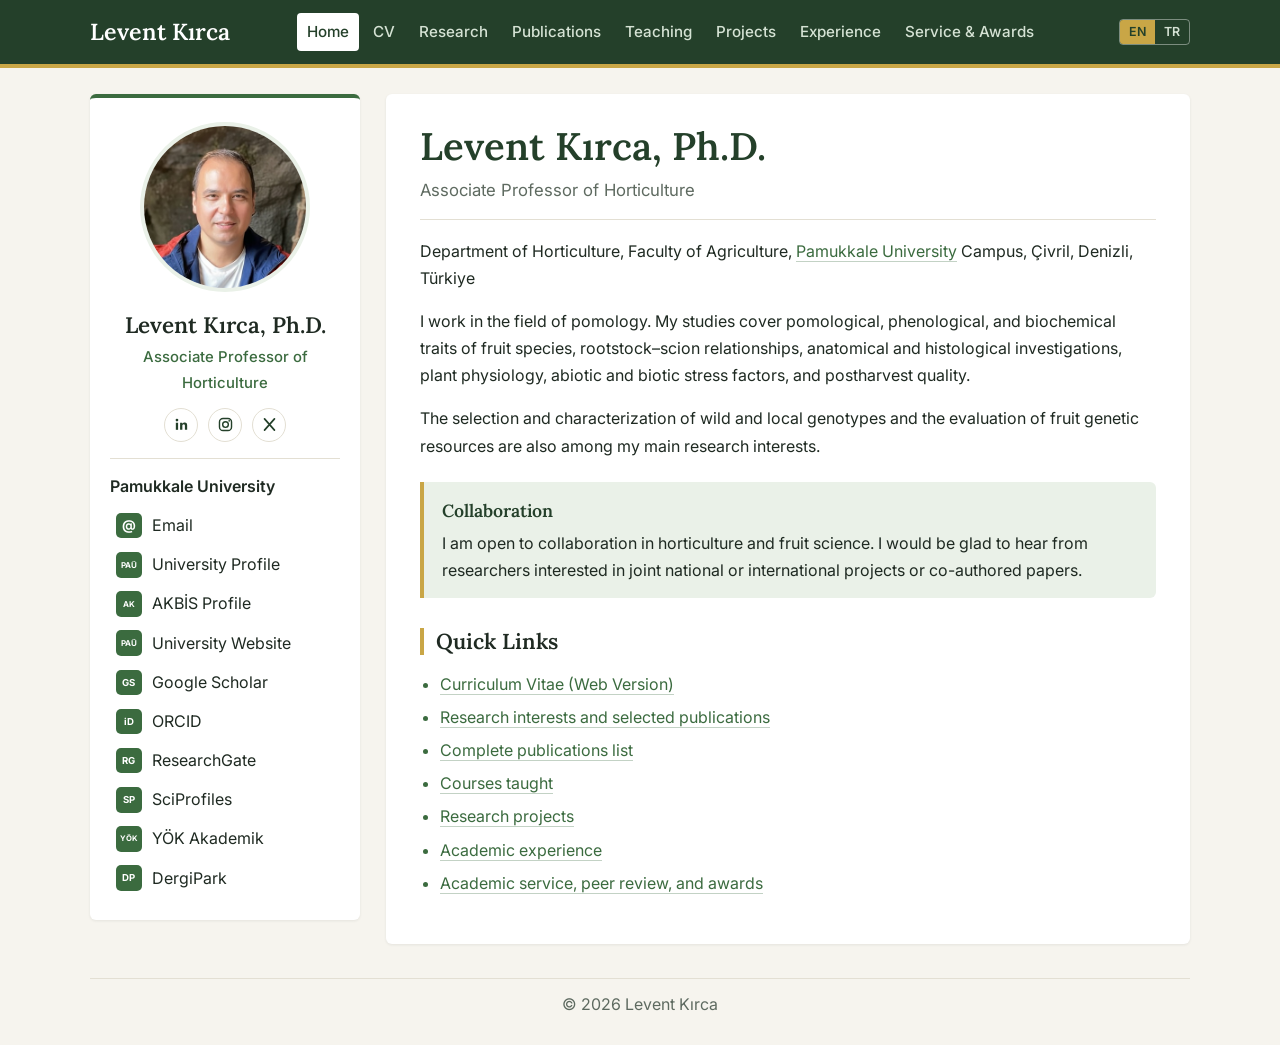
<file: index.html>
<!DOCTYPE html>
<html lang="en">
  <head>
    <meta charset="UTF-8" />
    <meta name="viewport" content="width=device-width, initial-scale=1.0" />
    <title>Levent Kırca, Ph.D.</title>
    <meta
      name="description"
      content="Academic homepage of Levent Kırca, Associate Professor of Horticulture at Pamukkale University."
    />
    <link rel="preconnect" href="https://fonts.googleapis.com" />
    <link rel="preconnect" href="https://fonts.gstatic.com" crossorigin />
    <link
      href="https://fonts.googleapis.com/css2?family=Lora:wght@500;600;700&amp;family=Inter:wght@400;500;600;700&amp;display=swap"
      rel="stylesheet"
    />
    <link rel="icon" href="/favicon.svg" type="image/svg+xml" />
    <link rel="icon" href="/favicon.ico" sizes="48x48" />
    <link rel="apple-touch-icon" href="/apple-touch-icon.png" />
    <link rel="stylesheet" href="/styles.css?v=20261110a" />
    <script type="application/ld+json">
{
  "@context": "https://schema.org",
  "@type": "Person",
  "name": "Levent Kırca",
  "alternateName": [
    "Levent KIRCA",
    "Levent Kirca",
    "L. Kırca"
  ],
  "honorificPrefix": "Assoc. Prof. Dr.",
  "jobTitle": "Associate Professor of Horticulture",
  "url": "https://leventkirca.github.io/",
  "image": "https://leventkirca.github.io/assets/levent-kirca-photo.jpg",
  "email": "mailto:lkirca@pau.edu.tr",
  "worksFor": {
    "@type": "CollegeOrUniversity",
    "name": "Pamukkale University",
    "url": "https://www.pau.edu.tr/",
    "department": {
      "@type": "Organization",
      "name": "Department of Horticulture, Faculty of Agriculture"
    }
  },
  "address": {
    "@type": "PostalAddress",
    "addressLocality": "Çivril",
    "addressRegion": "Denizli",
    "addressCountry": "TR"
  },
  "alumniOf": [
    {
      "@type": "CollegeOrUniversity",
      "name": "Bolu Abant İzzet Baysal University"
    },
    {
      "@type": "CollegeOrUniversity",
      "name": "Ordu University"
    },
    {
      "@type": "CollegeOrUniversity",
      "name": "Karadeniz Technical University"
    }
  ],
  "knowsAbout": [
    "Horticulture",
    "Pomology",
    "Fruit genetic resources",
    "Fruit breeding",
    "Postharvest physiology",
    "Almond",
    "Hazelnut",
    "Walnut",
    "Pear",
    "Sweet cherry"
  ],
  "memberOf": [
    {
      "@type": "Organization",
      "name": "American Society for Horticultural Science"
    },
    {
      "@type": "Organization",
      "name": "Society of Chemical Industry"
    },
    {
      "@type": "Organization",
      "name": "Bahçe Bitkileri Derneği"
    }
  ],
  "identifier": {
    "@type": "PropertyValue",
    "propertyID": "ORCID",
    "value": "0000-0003-2496-9513"
  },
  "sameAs": [
    "https://orcid.org/0000-0003-2496-9513",
    "https://scholar.google.com.tr/citations?user=qiIJmgcAAAAJ",
    "https://www.researchgate.net/profile/Levent-Kirca-2",
    "https://sciprofiles.com/profile/leventkirca/background",
    "https://akademik.yok.gov.tr/academician-details?authorGuidId=C82161FD0BDDA5AB",
    "https://dergipark.org.tr/en/pub/@leventkirca",
    "https://akbis.pau.edu.tr/personel/193261",
    "https://pau.edu.tr/lkirca/en",
    "https://www.linkedin.com/in/leventkirca/",
    "https://x.com/olesore",
    "https://www.instagram.com/kircalevent/"
  ]
}
    </script>
  </head>
  <body>
    <header class="masthead">
      <div class="masthead-inner">
        <a class="site-title" href="/">Levent Kırca</a>
        <nav class="top-nav" aria-label="Main navigation" data-i18n-key="shared.topNavAria" data-i18n-attr="aria-label">
          <a class="is-active" href="/" data-i18n-en="Home" data-i18n-tr="Ana Sayfa">Home</a>
          <a href="/cv/" data-i18n-en="CV" data-i18n-tr="CV">CV</a>
          <a href="/research/" data-i18n-en="Research" data-i18n-tr="Araştırma">Research</a>
          <a href="/publications/" data-i18n-en="Publications" data-i18n-tr="Yayınlar">Publications</a>
          <a href="/teaching/" data-i18n-en="Teaching" data-i18n-tr="Eğitim">Teaching</a>
          <a href="/projects/" data-i18n-en="Projects" data-i18n-tr="Projeler">Projects</a>
          <a href="/experience/" data-i18n-en="Experience" data-i18n-tr="Deneyim">Experience</a>
          <a href="/service/" data-i18n-en="Service &amp; Awards" data-i18n-tr="Hizmet ve Ödüller">Service &amp; Awards</a>
        </nav>
      </div>
    </header>
    <main class="main-grid">
      <aside class="sidebar">
        <img
          class="profile-photo"
          src="/assets/levent-kirca-photo.jpg"
          alt="Portrait of Levent Kırca"
          data-i18n-key="shared.photoAlt"
          data-i18n-attr="alt"
          onerror="this.onerror=null;this.src='/assets/photo-placeholder.svg';"
        />
        <h2 class="name">Levent Kırca, Ph.D.</h2>
        <p class="role" data-i18n-key="shared.role">Associate Professor of Horticulture</p>
        <div class="social-links">
          <a href="https://www.linkedin.com/in/leventkirca/" target="_blank" rel="noopener" aria-label="LinkedIn" title="LinkedIn">
            <svg viewBox="0 0 24 24" width="17" height="17" aria-hidden="true"><rect x="4" y="9.5" width="3.2" height="10" fill="currentColor"/><circle cx="5.6" cy="5.8" r="1.9" fill="currentColor"/><path d="M10 9.5h3v1.6c.6-1.1 1.9-1.9 3.6-1.9 2.6 0 3.4 1.7 3.4 4.3v6h-3.2v-5.4c0-1.3-.3-2.3-1.6-2.3-1.4 0-2 1-2 2.4v5.3H10z" fill="currentColor"/></svg>
          </a>
          <a href="https://www.instagram.com/kircalevent/" target="_blank" rel="noopener" aria-label="Instagram" title="Instagram">
            <svg viewBox="0 0 24 24" width="17" height="17" aria-hidden="true"><rect x="3.5" y="3.5" width="17" height="17" rx="5" fill="none" stroke="currentColor" stroke-width="2"/><circle cx="12" cy="12" r="4" fill="none" stroke="currentColor" stroke-width="2"/><circle cx="17.2" cy="6.8" r="1.2" fill="currentColor"/></svg>
          </a>
          <a href="https://x.com/olesore" target="_blank" rel="noopener" aria-label="X (Twitter)" title="X">
            <svg viewBox="0 0 24 24" width="17" height="17" aria-hidden="true"><path d="M5 4l14 16M19 4L5 20" fill="none" stroke="currentColor" stroke-width="2.4" stroke-linecap="round"/></svg>
          </a>
        </div>

        <ul class="contact-list">
          <li><span data-i18n-en="Pamukkale University" data-i18n-tr="Pamukkale Üniversitesi">Pamukkale University</span></li>
          <li><a href="mailto:lkirca@pau.edu.tr" data-i18n-en="Email" data-i18n-tr="E-posta">Email</a></li>
          <li><a href="https://pau.edu.tr/lkirca/en" target="_blank" rel="noreferrer" data-i18n-en="University Profile" data-i18n-tr="Üniversite Profili">University Profile</a></li>
          <li><a href="https://akbis.pau.edu.tr/personel/193261" target="_blank" rel="noreferrer" data-i18n-en="AKBİS Profile" data-i18n-tr="AKBİS Profili">AKBİS Profile</a></li>
          <li><a href="https://www.pau.edu.tr/" target="_blank" rel="noreferrer" data-i18n-en="University Website" data-i18n-tr="Üniversite Web Sitesi">University Website</a></li>
          <li><a href="https://scholar.google.com.tr/citations?user=qiIJmgcAAAAJ" target="_blank" rel="noreferrer" data-i18n-en="Google Scholar" data-i18n-tr="Google Scholar">Google Scholar</a></li>
          <li><a href="https://orcid.org/0000-0003-2496-9513" target="_blank" rel="noreferrer" data-i18n-en="ORCID" data-i18n-tr="ORCID">ORCID</a></li>
          <li><a href="https://www.researchgate.net/profile/Levent-Kirca-2" target="_blank" rel="noreferrer" data-i18n-en="ResearchGate" data-i18n-tr="ResearchGate">ResearchGate</a></li>
          <li><a href="https://sciprofiles.com/profile/leventkirca/background" target="_blank" rel="noreferrer" data-i18n-en="SciProfiles" data-i18n-tr="SciProfiles">SciProfiles</a></li>
          <li><a href="https://akademik.yok.gov.tr/academician-details?authorGuidId=C82161FD0BDDA5AB" target="_blank" rel="noreferrer" data-i18n-en="YÖK Akademik" data-i18n-tr="YÖK Akademik">YÖK Akademik</a></li>
          <li><a href="https://dergipark.org.tr/en/pub/@leventkirca" target="_blank" rel="noreferrer" data-i18n-en="DergiPark" data-i18n-tr="DergiPark">DergiPark</a></li>
        </ul>
      </aside>

      <article class="content">
        <h1>Levent Kırca, Ph.D.</h1>
        <p class="subtitle" data-i18n-key="home.subtitle">Associate Professor of Horticulture</p>

        <p data-i18n-key="home.address" data-i18n-html="true">Department of Horticulture, Faculty of Agriculture,
          <a href="https://www.pau.edu.tr/" target="_blank" rel="noreferrer">Pamukkale University</a> Campus, Çivril, Denizli, Türkiye</p>

        <p data-i18n-key="home.bio1">I work in the field of pomology. My studies cover pomological, phenological, and biochemical traits of fruit species, rootstock–scion relationships, anatomical and histological investigations, plant physiology, abiotic and biotic stress factors, and postharvest quality.</p>

        <p data-i18n-key="home.bio2">The selection and characterization of wild and local genotypes and the evaluation of fruit genetic resources are also among my main research interests.</p>

        <div class="collab-box" data-i18n-key="home.collab" data-i18n-html="true">
          <strong>Collaboration</strong>
          <p>I am open to collaboration in horticulture and fruit science. I would be glad to hear from researchers interested in joint national or international projects or co-authored papers.</p>
        </div>

        <h2 data-i18n-key="home.quickLinksHeading">Quick Links</h2>

        <ul data-i18n-key="home.quickLinksList" data-i18n-html="true">
          <li><a href="/cv/">Curriculum Vitae (Web Version)</a></li>
          <li><a href="/research/">Research interests and selected publications</a></li>
          <li><a href="/publications/">Complete publications list</a></li>
          <li><a href="/teaching/">Courses taught</a></li>
          <li><a href="/projects/">Research projects</a></li>
          <li><a href="/experience/">Academic experience</a></li>
          <li><a href="/service/">Academic service, peer review, and awards</a></li>
        </ul>

      </article>
    </main>

    <footer class="footer">
      <p>&copy; <span data-year></span> Levent Kırca</p>
    </footer>

    <script src="/script.js?v=20261110a"></script>
  </body>
</html>
</file>
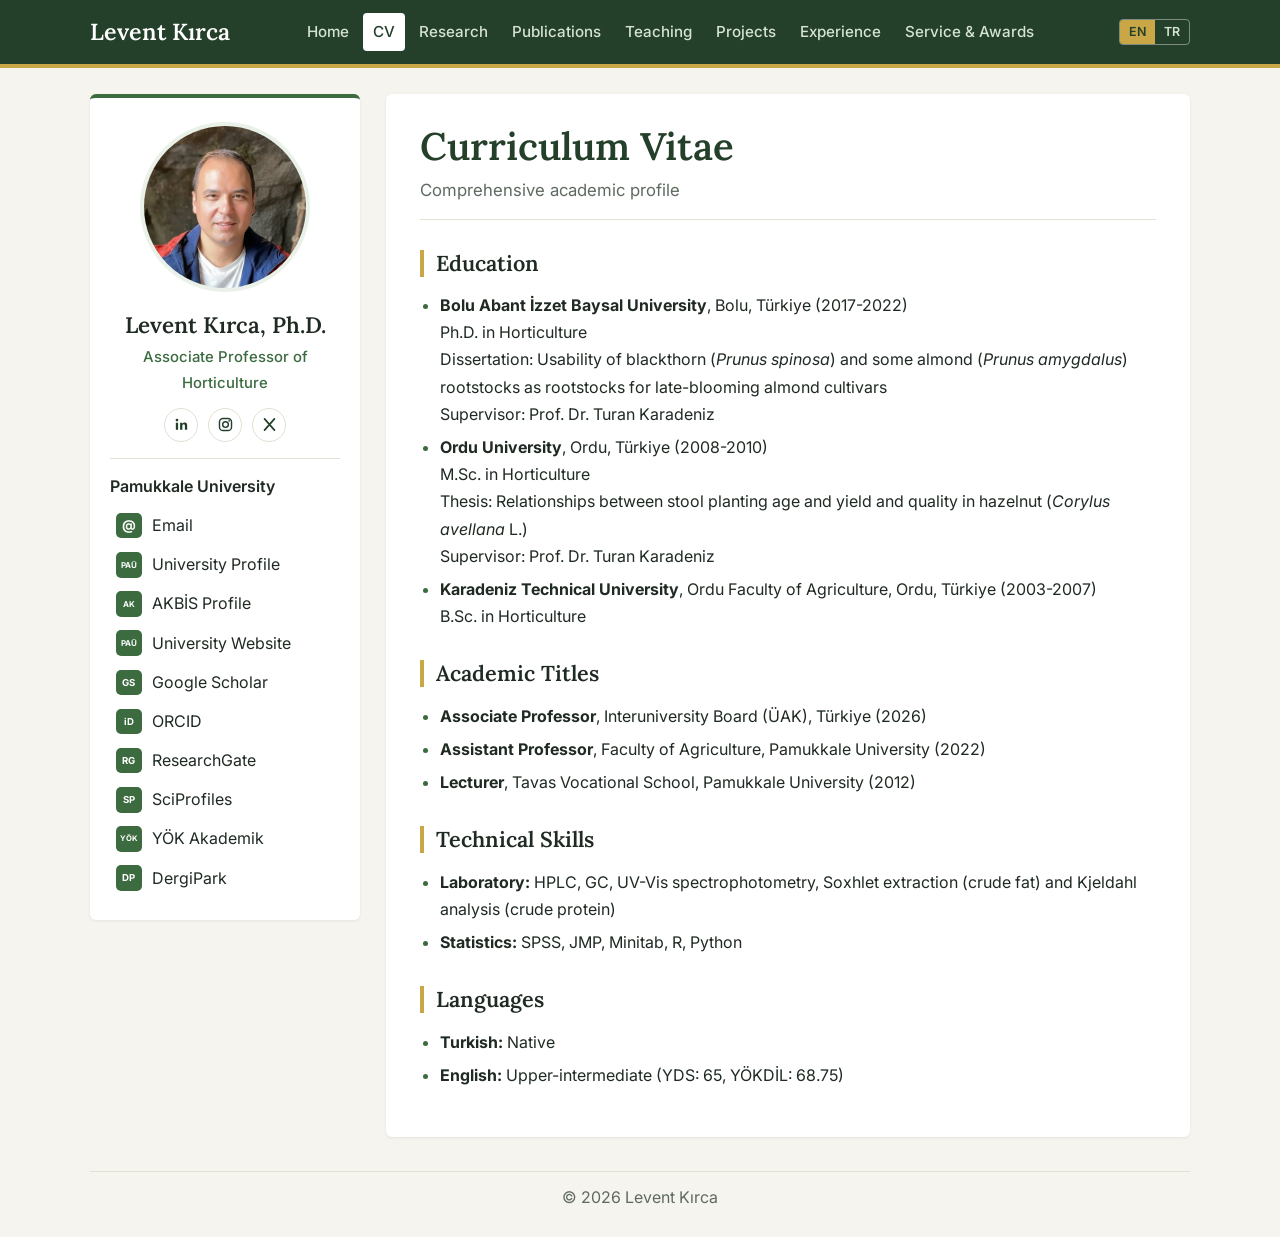
<file: cv/index.html>
<!DOCTYPE html>
<html lang="en">
  <head>
    <meta charset="UTF-8" />
    <meta name="viewport" content="width=device-width, initial-scale=1.0" />
    <title>CV | Levent Kırca</title>
    <meta
      name="description"
      content="Curriculum vitae of Levent Kırca."
    />
    <link rel="preconnect" href="https://fonts.googleapis.com" />
    <link rel="preconnect" href="https://fonts.gstatic.com" crossorigin />
    <link
      href="https://fonts.googleapis.com/css2?family=Lora:wght@500;600;700&amp;family=Inter:wght@400;500;600;700&amp;display=swap"
      rel="stylesheet"
    />
    <link rel="icon" href="/favicon.svg" type="image/svg+xml" />
    <link rel="icon" href="/favicon.ico" sizes="48x48" />
    <link rel="apple-touch-icon" href="/apple-touch-icon.png" />
    <link rel="stylesheet" href="/styles.css?v=20261110a" />
  </head>
  <body>
    <header class="masthead">
      <div class="masthead-inner">
        <a class="site-title" href="/">Levent Kırca</a>
        <nav class="top-nav" aria-label="Main navigation" data-i18n-key="shared.topNavAria" data-i18n-attr="aria-label">
          <a href="/" data-i18n-en="Home" data-i18n-tr="Ana Sayfa">Home</a>
          <a class="is-active" href="/cv/" data-i18n-en="CV" data-i18n-tr="CV">CV</a>
          <a href="/research/" data-i18n-en="Research" data-i18n-tr="Araştırma">Research</a>
          <a href="/publications/" data-i18n-en="Publications" data-i18n-tr="Yayınlar">Publications</a>
          <a href="/teaching/" data-i18n-en="Teaching" data-i18n-tr="Eğitim">Teaching</a>
          <a href="/projects/" data-i18n-en="Projects" data-i18n-tr="Projeler">Projects</a>
          <a href="/experience/" data-i18n-en="Experience" data-i18n-tr="Deneyim">Experience</a>
          <a href="/service/" data-i18n-en="Service &amp; Awards" data-i18n-tr="Hizmet ve Ödüller">Service &amp; Awards</a>
        </nav>
      </div>
    </header>
    <main class="main-grid">
      <aside class="sidebar">
        <img
          class="profile-photo"
          src="/assets/levent-kirca-photo.jpg"
          alt="Portrait of Levent Kırca"
          data-i18n-key="shared.photoAlt"
          data-i18n-attr="alt"
          onerror="this.onerror=null;this.src='/assets/photo-placeholder.svg';"
        />
        <h2 class="name">Levent Kırca, Ph.D.</h2>
        <p class="role" data-i18n-key="shared.role">Associate Professor of Horticulture</p>
        <div class="social-links">
          <a href="https://www.linkedin.com/in/leventkirca/" target="_blank" rel="noopener" aria-label="LinkedIn" title="LinkedIn">
            <svg viewBox="0 0 24 24" width="17" height="17" aria-hidden="true"><rect x="4" y="9.5" width="3.2" height="10" fill="currentColor"/><circle cx="5.6" cy="5.8" r="1.9" fill="currentColor"/><path d="M10 9.5h3v1.6c.6-1.1 1.9-1.9 3.6-1.9 2.6 0 3.4 1.7 3.4 4.3v6h-3.2v-5.4c0-1.3-.3-2.3-1.6-2.3-1.4 0-2 1-2 2.4v5.3H10z" fill="currentColor"/></svg>
          </a>
          <a href="https://www.instagram.com/kircalevent/" target="_blank" rel="noopener" aria-label="Instagram" title="Instagram">
            <svg viewBox="0 0 24 24" width="17" height="17" aria-hidden="true"><rect x="3.5" y="3.5" width="17" height="17" rx="5" fill="none" stroke="currentColor" stroke-width="2"/><circle cx="12" cy="12" r="4" fill="none" stroke="currentColor" stroke-width="2"/><circle cx="17.2" cy="6.8" r="1.2" fill="currentColor"/></svg>
          </a>
          <a href="https://x.com/olesore" target="_blank" rel="noopener" aria-label="X (Twitter)" title="X">
            <svg viewBox="0 0 24 24" width="17" height="17" aria-hidden="true"><path d="M5 4l14 16M19 4L5 20" fill="none" stroke="currentColor" stroke-width="2.4" stroke-linecap="round"/></svg>
          </a>
        </div>

        <ul class="contact-list">
          <li><span data-i18n-en="Pamukkale University" data-i18n-tr="Pamukkale Üniversitesi">Pamukkale University</span></li>
          <li><a href="mailto:lkirca@pau.edu.tr" data-i18n-en="Email" data-i18n-tr="E-posta">Email</a></li>
          <li><a href="https://pau.edu.tr/lkirca/en" target="_blank" rel="noreferrer" data-i18n-en="University Profile" data-i18n-tr="Üniversite Profili">University Profile</a></li>
          <li><a href="https://akbis.pau.edu.tr/personel/193261" target="_blank" rel="noreferrer" data-i18n-en="AKBİS Profile" data-i18n-tr="AKBİS Profili">AKBİS Profile</a></li>
          <li><a href="https://www.pau.edu.tr/" target="_blank" rel="noreferrer" data-i18n-en="University Website" data-i18n-tr="Üniversite Web Sitesi">University Website</a></li>
          <li><a href="https://scholar.google.com.tr/citations?user=qiIJmgcAAAAJ" target="_blank" rel="noreferrer" data-i18n-en="Google Scholar" data-i18n-tr="Google Scholar">Google Scholar</a></li>
          <li><a href="https://orcid.org/0000-0003-2496-9513" target="_blank" rel="noreferrer" data-i18n-en="ORCID" data-i18n-tr="ORCID">ORCID</a></li>
          <li><a href="https://www.researchgate.net/profile/Levent-Kirca-2" target="_blank" rel="noreferrer" data-i18n-en="ResearchGate" data-i18n-tr="ResearchGate">ResearchGate</a></li>
          <li><a href="https://sciprofiles.com/profile/leventkirca/background" target="_blank" rel="noreferrer" data-i18n-en="SciProfiles" data-i18n-tr="SciProfiles">SciProfiles</a></li>
          <li><a href="https://akademik.yok.gov.tr/academician-details?authorGuidId=C82161FD0BDDA5AB" target="_blank" rel="noreferrer" data-i18n-en="YÖK Akademik" data-i18n-tr="YÖK Akademik">YÖK Akademik</a></li>
          <li><a href="https://dergipark.org.tr/en/pub/@leventkirca" target="_blank" rel="noreferrer" data-i18n-en="DergiPark" data-i18n-tr="DergiPark">DergiPark</a></li>
        </ul>
      </aside>

      <article class="content">
        <h1 data-i18n-key="cv.title">Curriculum Vitae</h1>
        <p class="subtitle" data-i18n-key="cv.subtitle">Comprehensive academic profile</p>

        <h2 data-i18n-key="cv.educationHeading">Education</h2>

        <ul data-i18n-key="cv.educationList" data-i18n-html="true">
          <li>
            <strong>Bolu Abant İzzet Baysal University</strong>, Bolu, Türkiye (2017-2022)<br />
            Ph.D. in Horticulture<br />
            Dissertation: Usability of blackthorn (<i>Prunus spinosa</i>) and some almond (<i>Prunus amygdalus</i>) rootstocks as rootstocks for late-blooming almond cultivars<br />
            Supervisor: Prof. Dr. Turan Karadeniz
          </li>
          <li>
            <strong>Ordu University</strong>, Ordu, Türkiye (2008-2010)<br />
            M.Sc. in Horticulture<br />
            Thesis: Relationships between stool planting age and yield and quality in hazelnut (<i>Corylus avellana</i> L.)<br />
            Supervisor: Prof. Dr. Turan Karadeniz
          </li>
          <li>
            <strong>Karadeniz Technical University</strong>, Ordu Faculty of Agriculture, Ordu, Türkiye (2003-2007)<br />
            B.Sc. in Horticulture
          </li>
        </ul>

        <h2 data-i18n-key="cv.titlesHeading">Academic Titles</h2>

        <ul data-i18n-key="cv.titlesList" data-i18n-html="true">
          <li><strong>Associate Professor</strong>, Interuniversity Board (ÜAK), Türkiye (2026)</li>
          <li><strong>Assistant Professor</strong>, Faculty of Agriculture, Pamukkale University (2022)</li>
          <li><strong>Lecturer</strong>, Tavas Vocational School, Pamukkale University (2012)</li>
        </ul>

        <h2 data-i18n-key="cv.skillsHeading">Technical Skills</h2>

        <ul data-i18n-key="cv.skillsList" data-i18n-html="true">
          <li><strong>Laboratory:</strong> HPLC, GC, UV-Vis spectrophotometry, Soxhlet extraction (crude fat) and Kjeldahl analysis (crude protein)</li>
          <li><strong>Statistics:</strong> SPSS, JMP, Minitab, R, Python</li>
        </ul>

        <h2 data-i18n-key="cv.languagesHeading">Languages</h2>

        <ul data-i18n-key="cv.languagesList" data-i18n-html="true">
          <li><strong>Turkish:</strong> Native</li>
          <li><strong>English:</strong> Upper-intermediate (YDS: 65, YÖKDİL: 68.75)</li>
        </ul>

      </article>
    </main>

    <footer class="footer">
      <p>&copy; <span data-year></span> Levent Kırca</p>
    </footer>

    <script src="/script.js?v=20261110a"></script>
  </body>
</html>
</file>
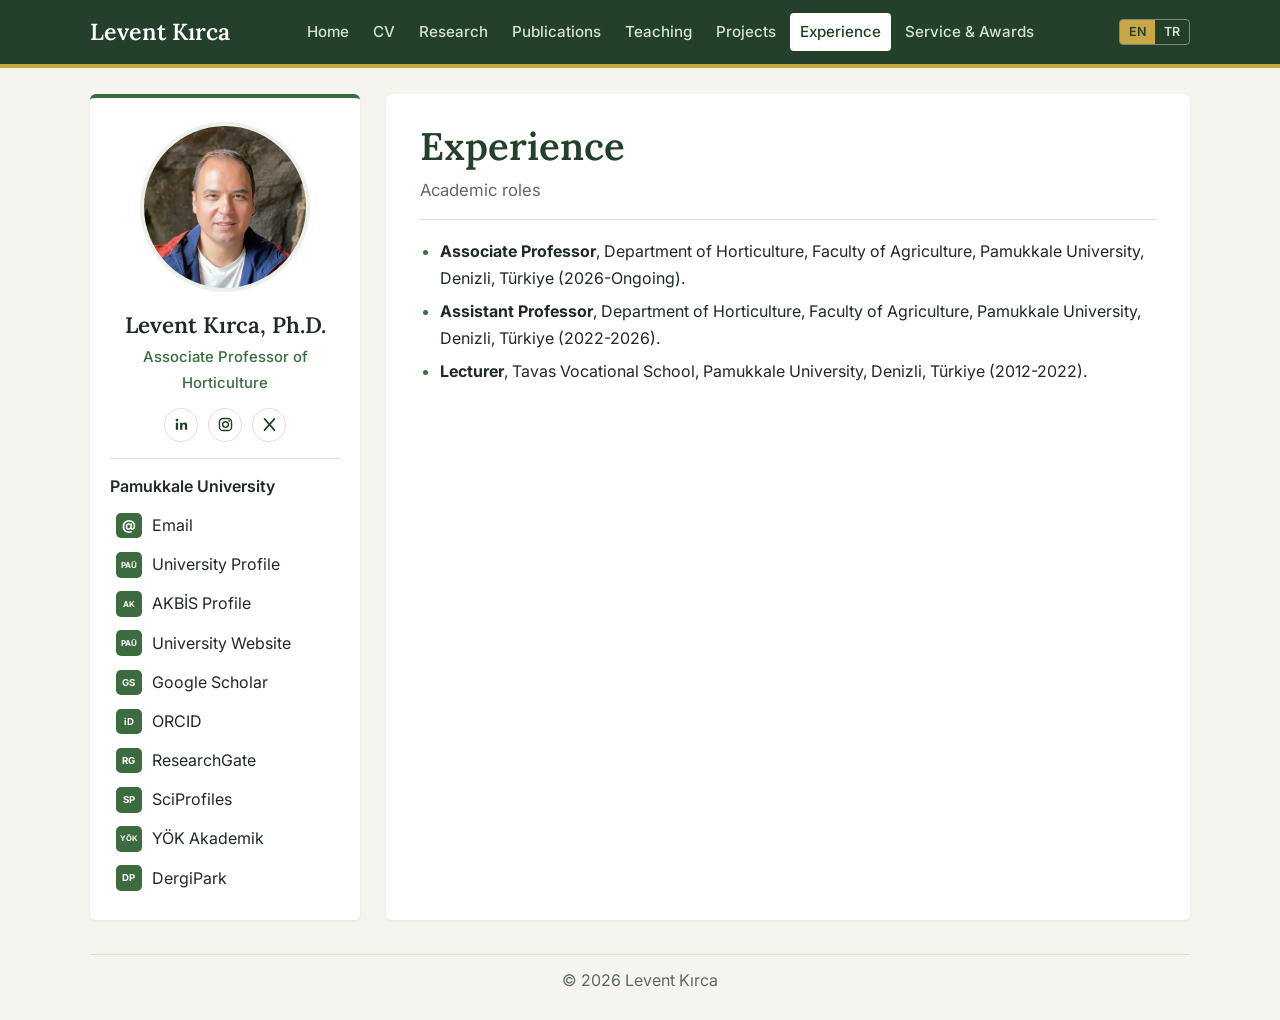
<file: experience/index.html>
<!DOCTYPE html>
<html lang="en">
  <head>
    <meta charset="UTF-8" />
    <meta name="viewport" content="width=device-width, initial-scale=1.0" />
    <title>Experience | Levent Kırca</title>
    <meta
      name="description"
      content="Academic experience of Levent Kırca."
    />
    <link rel="preconnect" href="https://fonts.googleapis.com" />
    <link rel="preconnect" href="https://fonts.gstatic.com" crossorigin />
    <link
      href="https://fonts.googleapis.com/css2?family=Lora:wght@500;600;700&amp;family=Inter:wght@400;500;600;700&amp;display=swap"
      rel="stylesheet"
    />
    <link rel="icon" href="/favicon.svg" type="image/svg+xml" />
    <link rel="icon" href="/favicon.ico" sizes="48x48" />
    <link rel="apple-touch-icon" href="/apple-touch-icon.png" />
    <link rel="stylesheet" href="/styles.css?v=20261110a" />
  </head>
  <body>
    <header class="masthead">
      <div class="masthead-inner">
        <a class="site-title" href="/">Levent Kırca</a>
        <nav class="top-nav" aria-label="Main navigation" data-i18n-key="shared.topNavAria" data-i18n-attr="aria-label">
          <a href="/" data-i18n-en="Home" data-i18n-tr="Ana Sayfa">Home</a>
          <a href="/cv/" data-i18n-en="CV" data-i18n-tr="CV">CV</a>
          <a href="/research/" data-i18n-en="Research" data-i18n-tr="Araştırma">Research</a>
          <a href="/publications/" data-i18n-en="Publications" data-i18n-tr="Yayınlar">Publications</a>
          <a href="/teaching/" data-i18n-en="Teaching" data-i18n-tr="Eğitim">Teaching</a>
          <a href="/projects/" data-i18n-en="Projects" data-i18n-tr="Projeler">Projects</a>
          <a class="is-active" href="/experience/" data-i18n-en="Experience" data-i18n-tr="Deneyim">Experience</a>
          <a href="/service/" data-i18n-en="Service &amp; Awards" data-i18n-tr="Hizmet ve Ödüller">Service &amp; Awards</a>
        </nav>
      </div>
    </header>
    <main class="main-grid">
      <aside class="sidebar">
        <img
          class="profile-photo"
          src="/assets/levent-kirca-photo.jpg"
          alt="Portrait of Levent Kırca"
          data-i18n-key="shared.photoAlt"
          data-i18n-attr="alt"
          onerror="this.onerror=null;this.src='/assets/photo-placeholder.svg';"
        />
        <h2 class="name">Levent Kırca, Ph.D.</h2>
        <p class="role" data-i18n-key="shared.role">Associate Professor of Horticulture</p>
        <div class="social-links">
          <a href="https://www.linkedin.com/in/leventkirca/" target="_blank" rel="noopener" aria-label="LinkedIn" title="LinkedIn">
            <svg viewBox="0 0 24 24" width="17" height="17" aria-hidden="true"><rect x="4" y="9.5" width="3.2" height="10" fill="currentColor"/><circle cx="5.6" cy="5.8" r="1.9" fill="currentColor"/><path d="M10 9.5h3v1.6c.6-1.1 1.9-1.9 3.6-1.9 2.6 0 3.4 1.7 3.4 4.3v6h-3.2v-5.4c0-1.3-.3-2.3-1.6-2.3-1.4 0-2 1-2 2.4v5.3H10z" fill="currentColor"/></svg>
          </a>
          <a href="https://www.instagram.com/kircalevent/" target="_blank" rel="noopener" aria-label="Instagram" title="Instagram">
            <svg viewBox="0 0 24 24" width="17" height="17" aria-hidden="true"><rect x="3.5" y="3.5" width="17" height="17" rx="5" fill="none" stroke="currentColor" stroke-width="2"/><circle cx="12" cy="12" r="4" fill="none" stroke="currentColor" stroke-width="2"/><circle cx="17.2" cy="6.8" r="1.2" fill="currentColor"/></svg>
          </a>
          <a href="https://x.com/olesore" target="_blank" rel="noopener" aria-label="X (Twitter)" title="X">
            <svg viewBox="0 0 24 24" width="17" height="17" aria-hidden="true"><path d="M5 4l14 16M19 4L5 20" fill="none" stroke="currentColor" stroke-width="2.4" stroke-linecap="round"/></svg>
          </a>
        </div>

        <ul class="contact-list">
          <li><span data-i18n-en="Pamukkale University" data-i18n-tr="Pamukkale Üniversitesi">Pamukkale University</span></li>
          <li><a href="mailto:lkirca@pau.edu.tr" data-i18n-en="Email" data-i18n-tr="E-posta">Email</a></li>
          <li><a href="https://pau.edu.tr/lkirca/en" target="_blank" rel="noreferrer" data-i18n-en="University Profile" data-i18n-tr="Üniversite Profili">University Profile</a></li>
          <li><a href="https://akbis.pau.edu.tr/personel/193261" target="_blank" rel="noreferrer" data-i18n-en="AKBİS Profile" data-i18n-tr="AKBİS Profili">AKBİS Profile</a></li>
          <li><a href="https://www.pau.edu.tr/" target="_blank" rel="noreferrer" data-i18n-en="University Website" data-i18n-tr="Üniversite Web Sitesi">University Website</a></li>
          <li><a href="https://scholar.google.com.tr/citations?user=qiIJmgcAAAAJ" target="_blank" rel="noreferrer" data-i18n-en="Google Scholar" data-i18n-tr="Google Scholar">Google Scholar</a></li>
          <li><a href="https://orcid.org/0000-0003-2496-9513" target="_blank" rel="noreferrer" data-i18n-en="ORCID" data-i18n-tr="ORCID">ORCID</a></li>
          <li><a href="https://www.researchgate.net/profile/Levent-Kirca-2" target="_blank" rel="noreferrer" data-i18n-en="ResearchGate" data-i18n-tr="ResearchGate">ResearchGate</a></li>
          <li><a href="https://sciprofiles.com/profile/leventkirca/background" target="_blank" rel="noreferrer" data-i18n-en="SciProfiles" data-i18n-tr="SciProfiles">SciProfiles</a></li>
          <li><a href="https://akademik.yok.gov.tr/academician-details?authorGuidId=C82161FD0BDDA5AB" target="_blank" rel="noreferrer" data-i18n-en="YÖK Akademik" data-i18n-tr="YÖK Akademik">YÖK Akademik</a></li>
          <li><a href="https://dergipark.org.tr/en/pub/@leventkirca" target="_blank" rel="noreferrer" data-i18n-en="DergiPark" data-i18n-tr="DergiPark">DergiPark</a></li>
        </ul>
      </aside>

      <article class="content">
        <h1 data-i18n-key="experience.title">Experience</h1>
        <p class="subtitle" data-i18n-key="experience.subtitle">Academic roles</p>

        <ul data-i18n-key="experience.list" data-i18n-html="true">
          <li>
            <strong>Associate Professor</strong>, Department of Horticulture, Faculty of Agriculture,
            Pamukkale University, Denizli, Türkiye (2026-Ongoing).
          </li>
          <li>
            <strong>Assistant Professor</strong>, Department of Horticulture, Faculty of Agriculture,
            Pamukkale University, Denizli, Türkiye (2022-2026).
          </li>
          <li>
            <strong>Lecturer</strong>, Tavas Vocational School, Pamukkale University,
            Denizli, Türkiye (2012-2022).
          </li>
        </ul>

      </article>
    </main>

    <footer class="footer">
      <p>&copy; <span data-year></span> Levent Kırca</p>
    </footer>

    <script src="/script.js?v=20261110a"></script>
  </body>
</html>
</file>
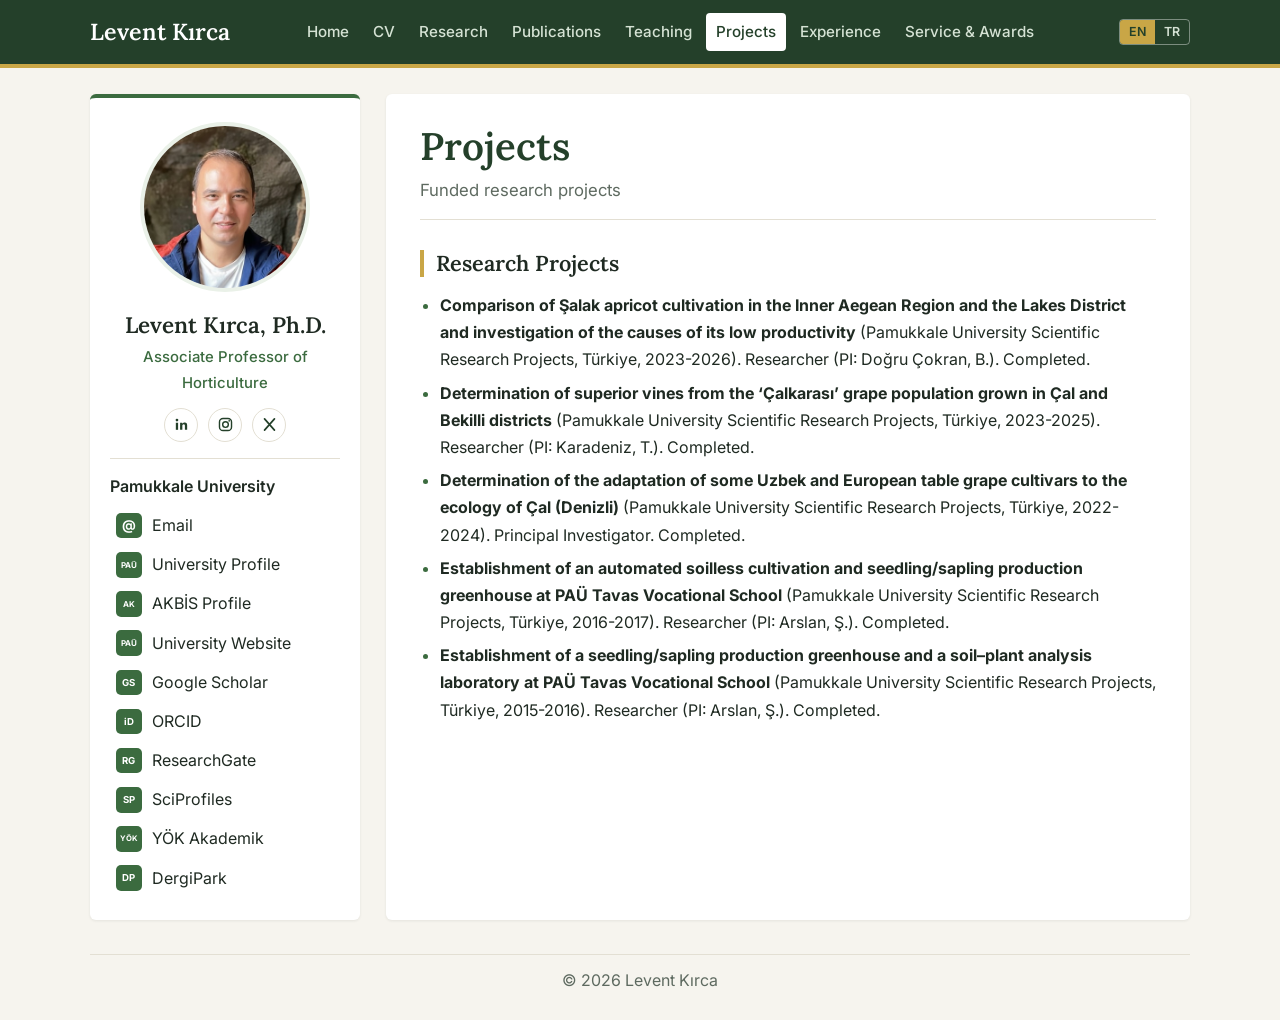
<file: projects/index.html>
<!DOCTYPE html>
<html lang="en">
  <head>
    <meta charset="UTF-8" />
    <meta name="viewport" content="width=device-width, initial-scale=1.0" />
    <title>Projects | Levent Kırca</title>
    <meta
      name="description"
      content="Research projects of Levent Kırca."
    />
    <link rel="preconnect" href="https://fonts.googleapis.com" />
    <link rel="preconnect" href="https://fonts.gstatic.com" crossorigin />
    <link
      href="https://fonts.googleapis.com/css2?family=Lora:wght@500;600;700&amp;family=Inter:wght@400;500;600;700&amp;display=swap"
      rel="stylesheet"
    />
    <link rel="icon" href="/favicon.svg" type="image/svg+xml" />
    <link rel="icon" href="/favicon.ico" sizes="48x48" />
    <link rel="apple-touch-icon" href="/apple-touch-icon.png" />
    <link rel="stylesheet" href="/styles.css?v=20261110a" />
  </head>
  <body>
    <header class="masthead">
      <div class="masthead-inner">
        <a class="site-title" href="/">Levent Kırca</a>
        <nav class="top-nav" aria-label="Main navigation" data-i18n-key="shared.topNavAria" data-i18n-attr="aria-label">
          <a href="/" data-i18n-en="Home" data-i18n-tr="Ana Sayfa">Home</a>
          <a href="/cv/" data-i18n-en="CV" data-i18n-tr="CV">CV</a>
          <a href="/research/" data-i18n-en="Research" data-i18n-tr="Araştırma">Research</a>
          <a href="/publications/" data-i18n-en="Publications" data-i18n-tr="Yayınlar">Publications</a>
          <a href="/teaching/" data-i18n-en="Teaching" data-i18n-tr="Eğitim">Teaching</a>
          <a class="is-active" href="/projects/" data-i18n-en="Projects" data-i18n-tr="Projeler">Projects</a>
          <a href="/experience/" data-i18n-en="Experience" data-i18n-tr="Deneyim">Experience</a>
          <a href="/service/" data-i18n-en="Service &amp; Awards" data-i18n-tr="Hizmet ve Ödüller">Service &amp; Awards</a>
        </nav>
      </div>
    </header>
    <main class="main-grid">
      <aside class="sidebar">
        <img
          class="profile-photo"
          src="/assets/levent-kirca-photo.jpg"
          alt="Portrait of Levent Kırca"
          data-i18n-key="shared.photoAlt"
          data-i18n-attr="alt"
          onerror="this.onerror=null;this.src='/assets/photo-placeholder.svg';"
        />
        <h2 class="name">Levent Kırca, Ph.D.</h2>
        <p class="role" data-i18n-key="shared.role">Associate Professor of Horticulture</p>
        <div class="social-links">
          <a href="https://www.linkedin.com/in/leventkirca/" target="_blank" rel="noopener" aria-label="LinkedIn" title="LinkedIn">
            <svg viewBox="0 0 24 24" width="17" height="17" aria-hidden="true"><rect x="4" y="9.5" width="3.2" height="10" fill="currentColor"/><circle cx="5.6" cy="5.8" r="1.9" fill="currentColor"/><path d="M10 9.5h3v1.6c.6-1.1 1.9-1.9 3.6-1.9 2.6 0 3.4 1.7 3.4 4.3v6h-3.2v-5.4c0-1.3-.3-2.3-1.6-2.3-1.4 0-2 1-2 2.4v5.3H10z" fill="currentColor"/></svg>
          </a>
          <a href="https://www.instagram.com/kircalevent/" target="_blank" rel="noopener" aria-label="Instagram" title="Instagram">
            <svg viewBox="0 0 24 24" width="17" height="17" aria-hidden="true"><rect x="3.5" y="3.5" width="17" height="17" rx="5" fill="none" stroke="currentColor" stroke-width="2"/><circle cx="12" cy="12" r="4" fill="none" stroke="currentColor" stroke-width="2"/><circle cx="17.2" cy="6.8" r="1.2" fill="currentColor"/></svg>
          </a>
          <a href="https://x.com/olesore" target="_blank" rel="noopener" aria-label="X (Twitter)" title="X">
            <svg viewBox="0 0 24 24" width="17" height="17" aria-hidden="true"><path d="M5 4l14 16M19 4L5 20" fill="none" stroke="currentColor" stroke-width="2.4" stroke-linecap="round"/></svg>
          </a>
        </div>

        <ul class="contact-list">
          <li><span data-i18n-en="Pamukkale University" data-i18n-tr="Pamukkale Üniversitesi">Pamukkale University</span></li>
          <li><a href="mailto:lkirca@pau.edu.tr" data-i18n-en="Email" data-i18n-tr="E-posta">Email</a></li>
          <li><a href="https://pau.edu.tr/lkirca/en" target="_blank" rel="noreferrer" data-i18n-en="University Profile" data-i18n-tr="Üniversite Profili">University Profile</a></li>
          <li><a href="https://akbis.pau.edu.tr/personel/193261" target="_blank" rel="noreferrer" data-i18n-en="AKBİS Profile" data-i18n-tr="AKBİS Profili">AKBİS Profile</a></li>
          <li><a href="https://www.pau.edu.tr/" target="_blank" rel="noreferrer" data-i18n-en="University Website" data-i18n-tr="Üniversite Web Sitesi">University Website</a></li>
          <li><a href="https://scholar.google.com.tr/citations?user=qiIJmgcAAAAJ" target="_blank" rel="noreferrer" data-i18n-en="Google Scholar" data-i18n-tr="Google Scholar">Google Scholar</a></li>
          <li><a href="https://orcid.org/0000-0003-2496-9513" target="_blank" rel="noreferrer" data-i18n-en="ORCID" data-i18n-tr="ORCID">ORCID</a></li>
          <li><a href="https://www.researchgate.net/profile/Levent-Kirca-2" target="_blank" rel="noreferrer" data-i18n-en="ResearchGate" data-i18n-tr="ResearchGate">ResearchGate</a></li>
          <li><a href="https://sciprofiles.com/profile/leventkirca/background" target="_blank" rel="noreferrer" data-i18n-en="SciProfiles" data-i18n-tr="SciProfiles">SciProfiles</a></li>
          <li><a href="https://akademik.yok.gov.tr/academician-details?authorGuidId=C82161FD0BDDA5AB" target="_blank" rel="noreferrer" data-i18n-en="YÖK Akademik" data-i18n-tr="YÖK Akademik">YÖK Akademik</a></li>
          <li><a href="https://dergipark.org.tr/en/pub/@leventkirca" target="_blank" rel="noreferrer" data-i18n-en="DergiPark" data-i18n-tr="DergiPark">DergiPark</a></li>
        </ul>
      </aside>

      <article class="content">
        <h1 data-i18n-key="projects.title">Projects</h1>
        <p class="subtitle" data-i18n-key="projects.subtitle">Funded research projects</p>

        <h2 data-i18n-key="projects.heading">Research Projects</h2>

        <ul data-i18n-key="projects.list" data-i18n-html="true">
          <li>
            <strong>Comparison of Şalak apricot cultivation in the Inner Aegean Region and the Lakes District and investigation of the causes of its low productivity</strong>
            (Pamukkale University Scientific Research Projects, Türkiye, 2023-2026). Researcher (PI: Doğru Çokran, B.). Completed.
          </li>
          <li>
            <strong>Determination of superior vines from the ‘Çalkarası’ grape population grown in Çal and Bekilli districts</strong>
            (Pamukkale University Scientific Research Projects, Türkiye, 2023-2025). Researcher (PI: Karadeniz, T.). Completed.
          </li>
          <li>
            <strong>Determination of the adaptation of some Uzbek and European table grape cultivars to the ecology of Çal (Denizli)</strong>
            (Pamukkale University Scientific Research Projects, Türkiye, 2022-2024). Principal Investigator. Completed.
          </li>
          <li>
            <strong>Establishment of an automated soilless cultivation and seedling/sapling production greenhouse at PAÜ Tavas Vocational School</strong>
            (Pamukkale University Scientific Research Projects, Türkiye, 2016-2017). Researcher (PI: Arslan, Ş.). Completed.
          </li>
          <li>
            <strong>Establishment of a seedling/sapling production greenhouse and a soil–plant analysis laboratory at PAÜ Tavas Vocational School</strong>
            (Pamukkale University Scientific Research Projects, Türkiye, 2015-2016). Researcher (PI: Arslan, Ş.). Completed.
          </li>
        </ul>

      </article>
    </main>

    <footer class="footer">
      <p>&copy; <span data-year></span> Levent Kırca</p>
    </footer>

    <script src="/script.js?v=20261110a"></script>
  </body>
</html>
</file>
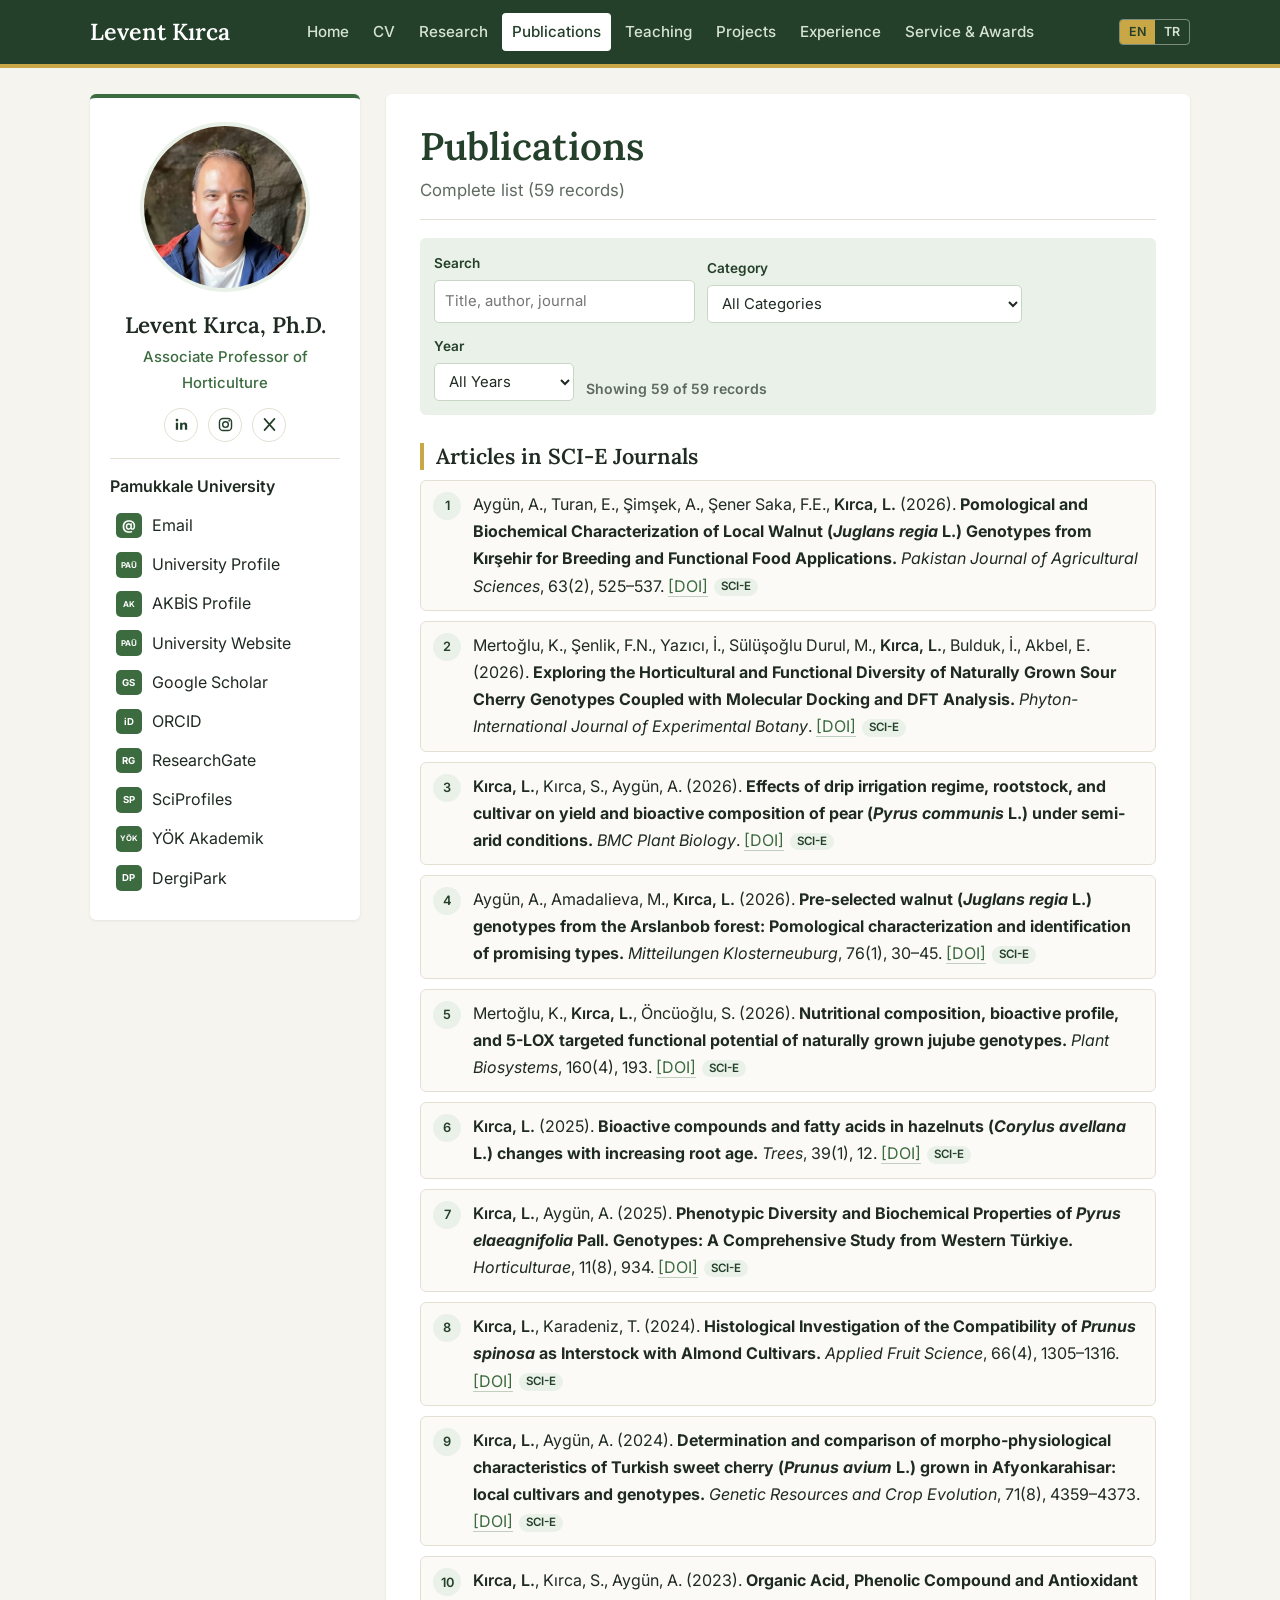
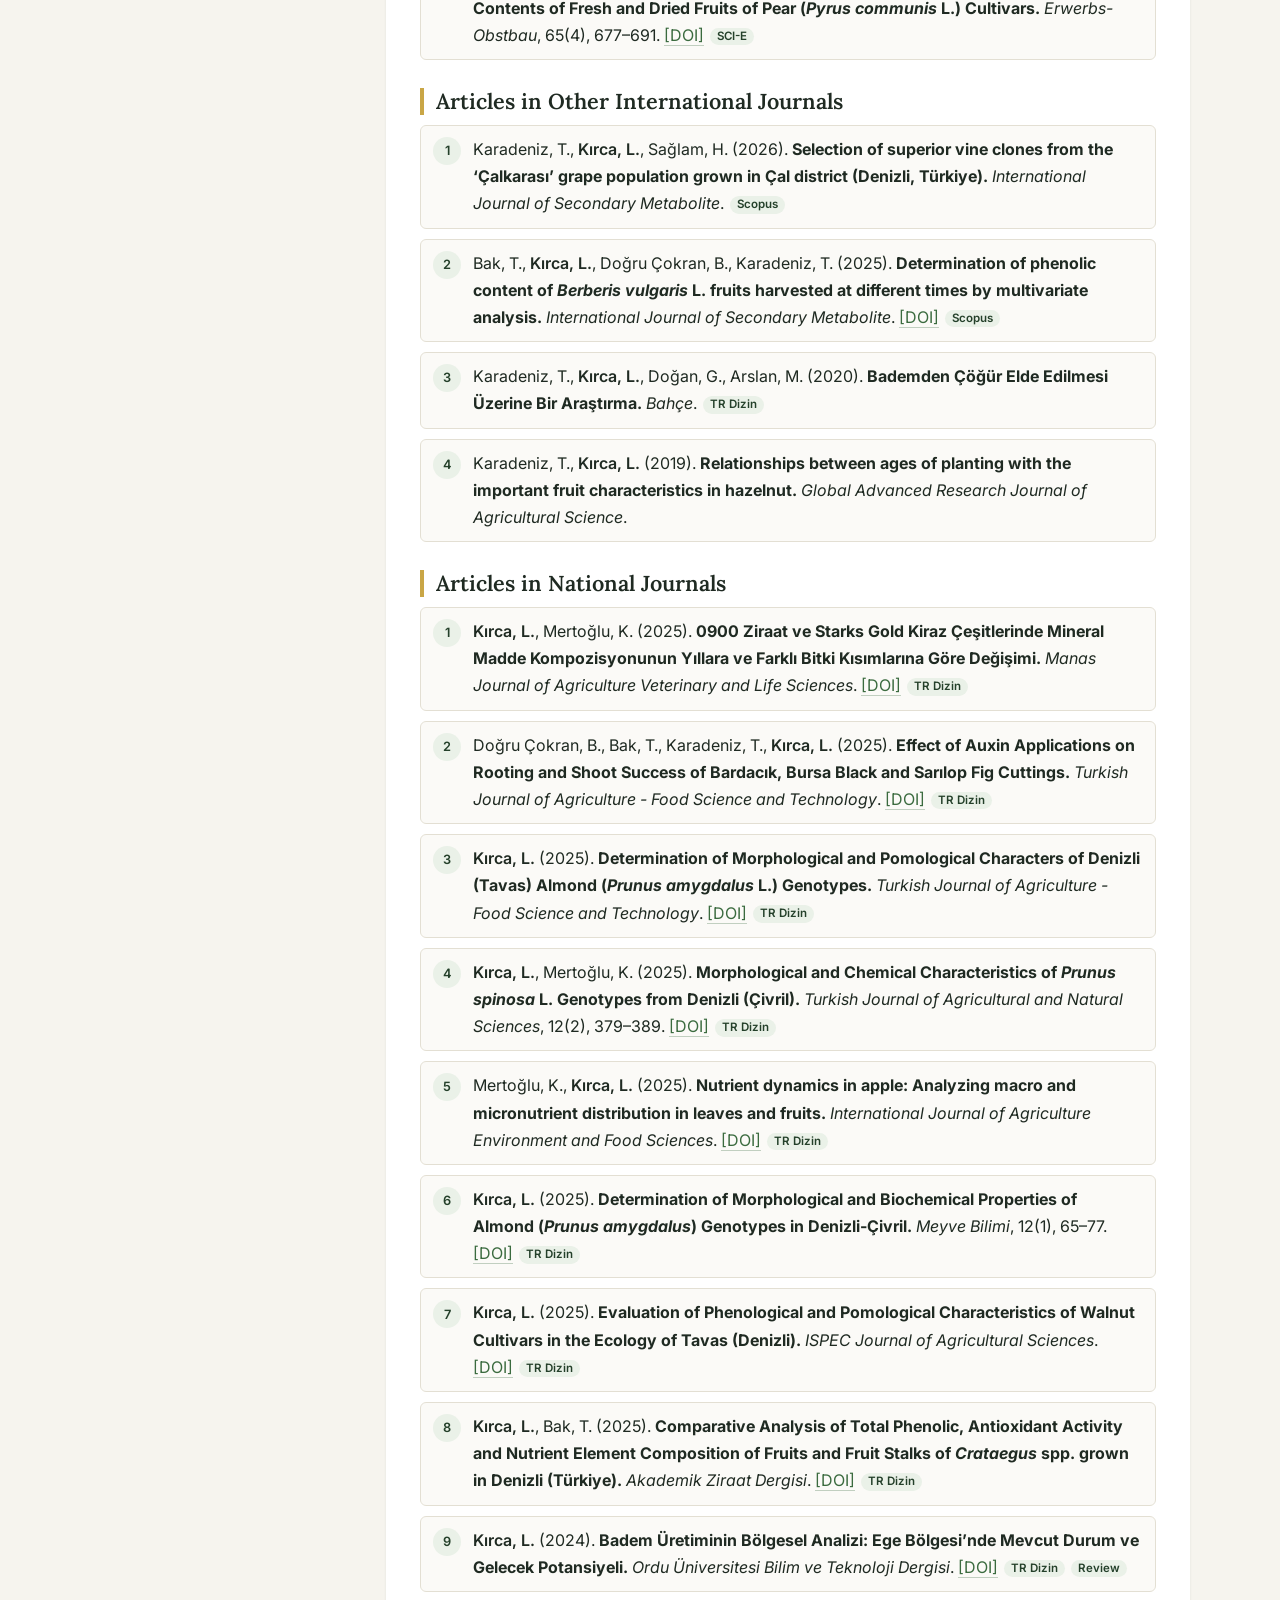
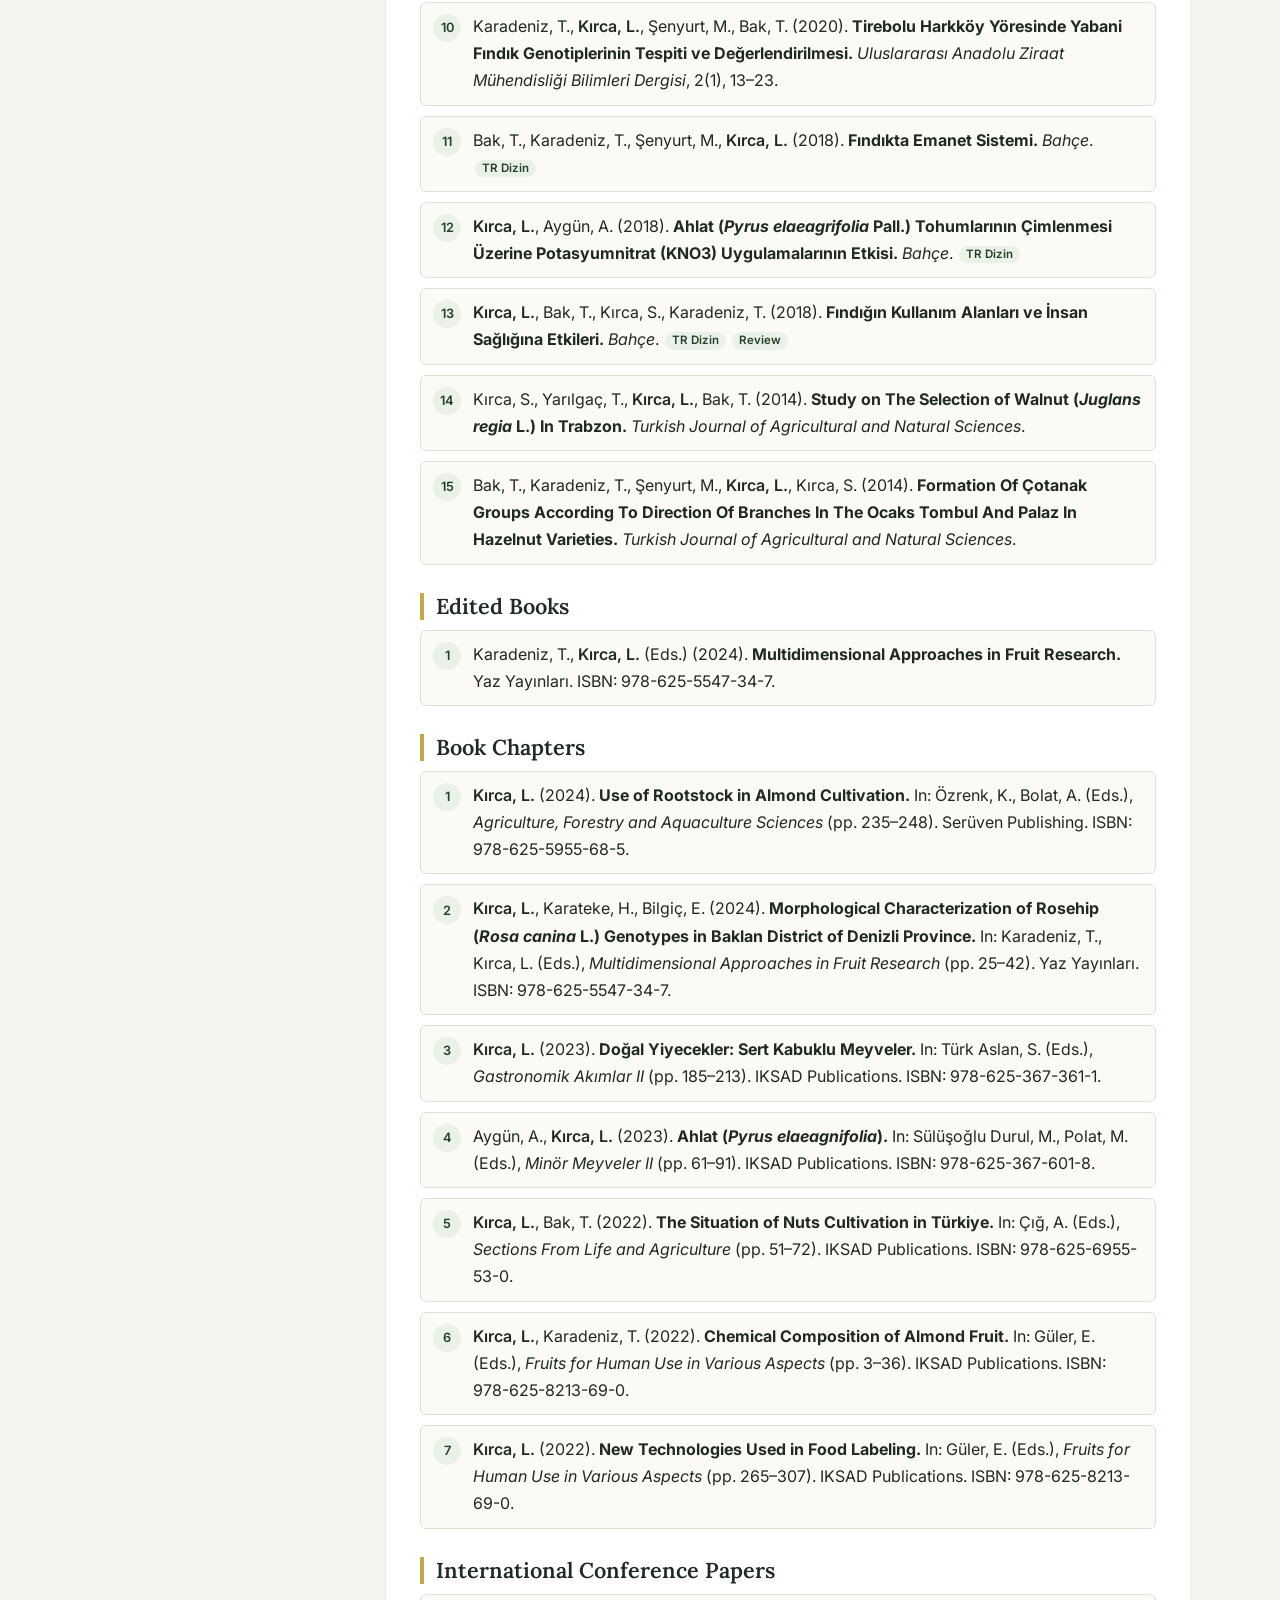
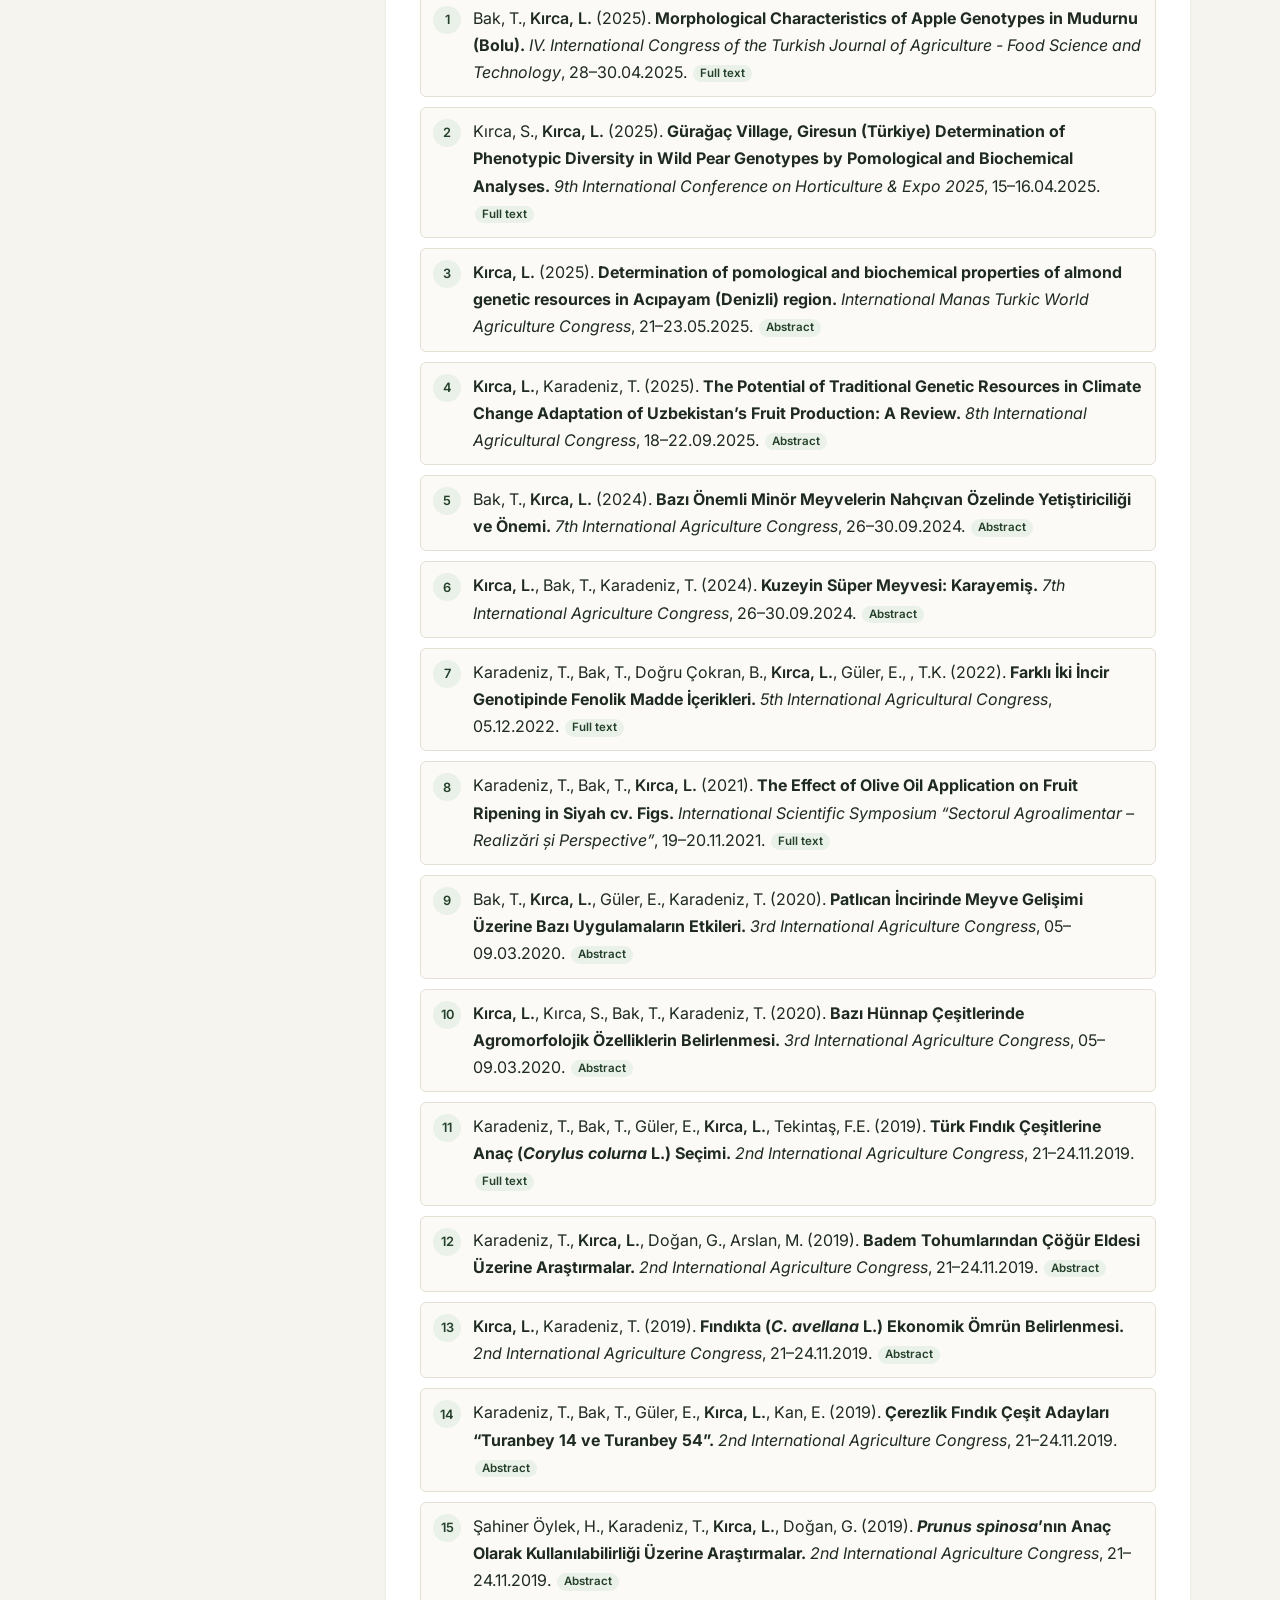
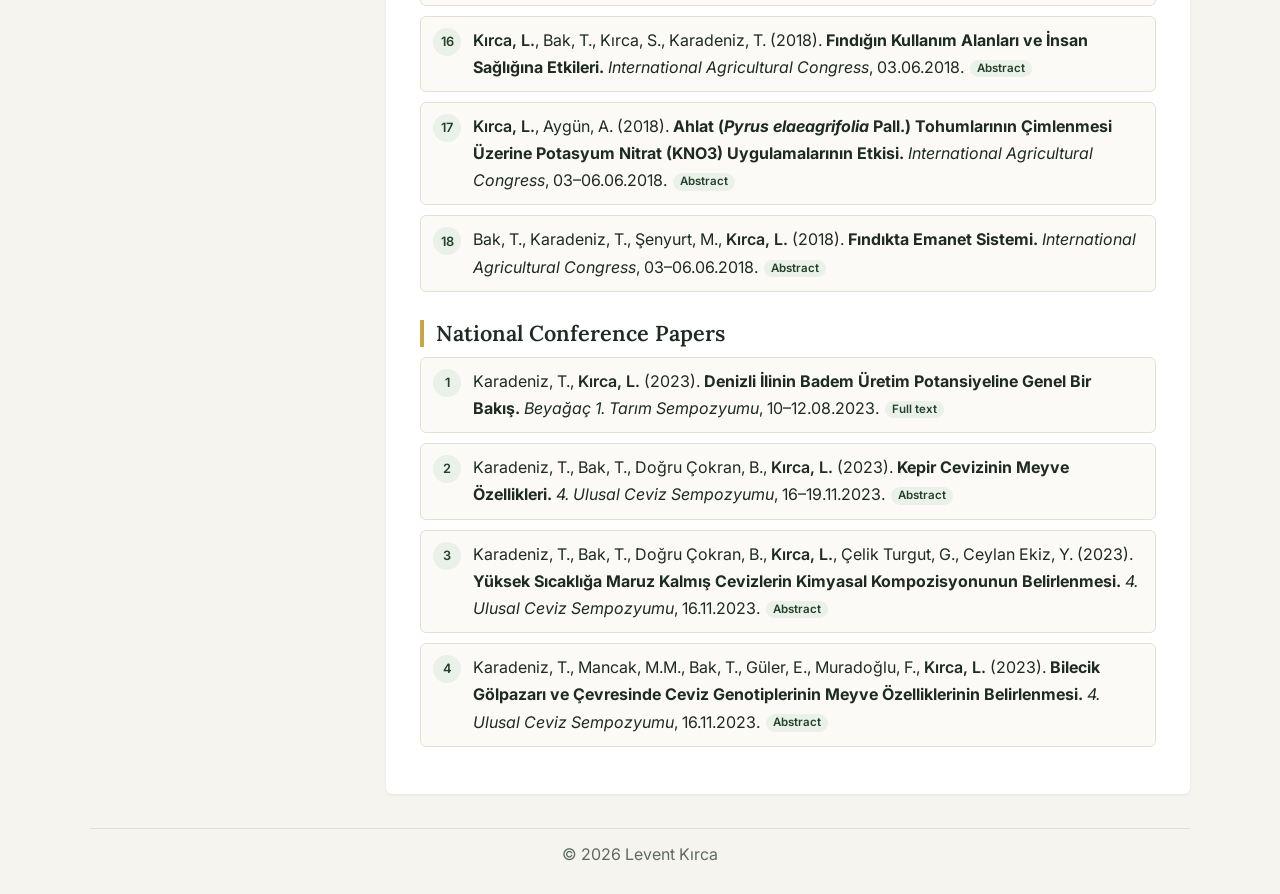
<file: publications/index.html>
<!DOCTYPE html>
<html lang="en">
  <head>
    <meta charset="UTF-8" />
    <meta name="viewport" content="width=device-width, initial-scale=1.0" />
    <title>Publications | Levent Kırca</title>
    <meta
      name="description"
      content="Complete publications list of Levent Kırca."
    />
    <link rel="preconnect" href="https://fonts.googleapis.com" />
    <link rel="preconnect" href="https://fonts.gstatic.com" crossorigin />
    <link
      href="https://fonts.googleapis.com/css2?family=Lora:wght@500;600;700&amp;family=Inter:wght@400;500;600;700&amp;display=swap"
      rel="stylesheet"
    />
    <link rel="icon" href="/favicon.svg" type="image/svg+xml" />
    <link rel="icon" href="/favicon.ico" sizes="48x48" />
    <link rel="apple-touch-icon" href="/apple-touch-icon.png" />
    <link rel="stylesheet" href="/styles.css?v=20261110a" />
  </head>
  <body>
    <header class="masthead">
      <div class="masthead-inner">
        <a class="site-title" href="/">Levent Kırca</a>
        <nav class="top-nav" aria-label="Main navigation" data-i18n-key="shared.topNavAria" data-i18n-attr="aria-label">
          <a href="/" data-i18n-en="Home" data-i18n-tr="Ana Sayfa">Home</a>
          <a href="/cv/" data-i18n-en="CV" data-i18n-tr="CV">CV</a>
          <a href="/research/" data-i18n-en="Research" data-i18n-tr="Araştırma">Research</a>
          <a class="is-active" href="/publications/" data-i18n-en="Publications" data-i18n-tr="Yayınlar">Publications</a>
          <a href="/teaching/" data-i18n-en="Teaching" data-i18n-tr="Eğitim">Teaching</a>
          <a href="/projects/" data-i18n-en="Projects" data-i18n-tr="Projeler">Projects</a>
          <a href="/experience/" data-i18n-en="Experience" data-i18n-tr="Deneyim">Experience</a>
          <a href="/service/" data-i18n-en="Service &amp; Awards" data-i18n-tr="Hizmet ve Ödüller">Service &amp; Awards</a>
        </nav>
      </div>
    </header>
    <main class="main-grid">
      <aside class="sidebar">
        <img
          class="profile-photo"
          src="/assets/levent-kirca-photo.jpg"
          alt="Portrait of Levent Kırca"
          data-i18n-key="shared.photoAlt"
          data-i18n-attr="alt"
          onerror="this.onerror=null;this.src='/assets/photo-placeholder.svg';"
        />
        <h2 class="name">Levent Kırca, Ph.D.</h2>
        <p class="role" data-i18n-key="shared.role">Associate Professor of Horticulture</p>
        <div class="social-links">
          <a href="https://www.linkedin.com/in/leventkirca/" target="_blank" rel="noopener" aria-label="LinkedIn" title="LinkedIn">
            <svg viewBox="0 0 24 24" width="17" height="17" aria-hidden="true"><rect x="4" y="9.5" width="3.2" height="10" fill="currentColor"/><circle cx="5.6" cy="5.8" r="1.9" fill="currentColor"/><path d="M10 9.5h3v1.6c.6-1.1 1.9-1.9 3.6-1.9 2.6 0 3.4 1.7 3.4 4.3v6h-3.2v-5.4c0-1.3-.3-2.3-1.6-2.3-1.4 0-2 1-2 2.4v5.3H10z" fill="currentColor"/></svg>
          </a>
          <a href="https://www.instagram.com/kircalevent/" target="_blank" rel="noopener" aria-label="Instagram" title="Instagram">
            <svg viewBox="0 0 24 24" width="17" height="17" aria-hidden="true"><rect x="3.5" y="3.5" width="17" height="17" rx="5" fill="none" stroke="currentColor" stroke-width="2"/><circle cx="12" cy="12" r="4" fill="none" stroke="currentColor" stroke-width="2"/><circle cx="17.2" cy="6.8" r="1.2" fill="currentColor"/></svg>
          </a>
          <a href="https://x.com/olesore" target="_blank" rel="noopener" aria-label="X (Twitter)" title="X">
            <svg viewBox="0 0 24 24" width="17" height="17" aria-hidden="true"><path d="M5 4l14 16M19 4L5 20" fill="none" stroke="currentColor" stroke-width="2.4" stroke-linecap="round"/></svg>
          </a>
        </div>

        <ul class="contact-list">
          <li><span data-i18n-en="Pamukkale University" data-i18n-tr="Pamukkale Üniversitesi">Pamukkale University</span></li>
          <li><a href="mailto:lkirca@pau.edu.tr" data-i18n-en="Email" data-i18n-tr="E-posta">Email</a></li>
          <li><a href="https://pau.edu.tr/lkirca/en" target="_blank" rel="noreferrer" data-i18n-en="University Profile" data-i18n-tr="Üniversite Profili">University Profile</a></li>
          <li><a href="https://akbis.pau.edu.tr/personel/193261" target="_blank" rel="noreferrer" data-i18n-en="AKBİS Profile" data-i18n-tr="AKBİS Profili">AKBİS Profile</a></li>
          <li><a href="https://www.pau.edu.tr/" target="_blank" rel="noreferrer" data-i18n-en="University Website" data-i18n-tr="Üniversite Web Sitesi">University Website</a></li>
          <li><a href="https://scholar.google.com.tr/citations?user=qiIJmgcAAAAJ" target="_blank" rel="noreferrer" data-i18n-en="Google Scholar" data-i18n-tr="Google Scholar">Google Scholar</a></li>
          <li><a href="https://orcid.org/0000-0003-2496-9513" target="_blank" rel="noreferrer" data-i18n-en="ORCID" data-i18n-tr="ORCID">ORCID</a></li>
          <li><a href="https://www.researchgate.net/profile/Levent-Kirca-2" target="_blank" rel="noreferrer" data-i18n-en="ResearchGate" data-i18n-tr="ResearchGate">ResearchGate</a></li>
          <li><a href="https://sciprofiles.com/profile/leventkirca/background" target="_blank" rel="noreferrer" data-i18n-en="SciProfiles" data-i18n-tr="SciProfiles">SciProfiles</a></li>
          <li><a href="https://akademik.yok.gov.tr/academician-details?authorGuidId=C82161FD0BDDA5AB" target="_blank" rel="noreferrer" data-i18n-en="YÖK Akademik" data-i18n-tr="YÖK Akademik">YÖK Akademik</a></li>
          <li><a href="https://dergipark.org.tr/en/pub/@leventkirca" target="_blank" rel="noreferrer" data-i18n-en="DergiPark" data-i18n-tr="DergiPark">DergiPark</a></li>
        </ul>
      </aside>

      <article class="content">
        <h1 data-i18n-key="publications.title">Publications</h1>
        <p class="subtitle">Complete list (59 records)</p>

        <div class="pub-tools" aria-label="Publication filters" data-i18n-key="publications.filtersAria" data-i18n-attr="aria-label">
          <label class="pub-tool">
            <span data-i18n-en="Search" data-i18n-tr="Ara">Search</span>
            <input id="pub-search" type="search" placeholder="Title, author, journal" />
          </label>
          <label class="pub-tool">
            <span data-i18n-en="Category" data-i18n-tr="Kategori">Category</span>
            <select id="pub-cat-filter">
              <option value="all" data-i18n-en="All Categories" data-i18n-tr="Tüm Kategoriler">All Categories</option>
              <option value="scie" data-i18n-en="Articles in SCI-E Journals" data-i18n-tr="SCI-E Dergilerde Makaleler">Articles in SCI-E Journals</option>
              <option value="intl" data-i18n-en="Articles in Other International Journals" data-i18n-tr="Diğer Uluslararası Dergilerde Makaleler">Articles in Other International Journals</option>
              <option value="nat" data-i18n-en="Articles in National Journals" data-i18n-tr="Ulusal Dergilerde Makaleler">Articles in National Journals</option>
              <option value="edited" data-i18n-en="Edited Books" data-i18n-tr="Editörlü Kitaplar">Edited Books</option>
              <option value="chapter" data-i18n-en="Book Chapters" data-i18n-tr="Kitap Bölümleri">Book Chapters</option>
              <option value="procintl" data-i18n-en="International Conference Papers" data-i18n-tr="Uluslararası Bildiriler">International Conference Papers</option>
              <option value="procnat" data-i18n-en="National Conference Papers" data-i18n-tr="Ulusal Bildiriler">National Conference Papers</option>
            </select>
          </label>
          <label class="pub-tool pub-tool-small">
            <span data-i18n-en="Year" data-i18n-tr="Yıl">Year</span>
            <select id="pub-year-filter">
              <option value="all" data-i18n-en="All Years" data-i18n-tr="Tüm Yıllar">All Years</option>
            </select>
          </label>
          <p id="pub-count" class="pub-count" aria-live="polite"></p>
        </div>

        <section class="pub-section" data-cat="scie">
          <h2 data-i18n-en="Articles in SCI-E Journals" data-i18n-tr="SCI-E Dergilerde Makaleler">Articles in SCI-E Journals</h2>
          <ol class="pub-list">
          <li data-year="2026" data-search="pomological and biochemical characterization of local walnut (juglans regia l.) genotypes from kırşehir for breeding and functional food applications ahmet aygün,emre turan,atilla şimşek,firdevs elif şener saka,levent kırca pakistan journal of agricultural sciences 2026">
            Aygün, A., Turan, E., Şimşek, A., Şener Saka, F.E., <span class="me">Kırca, L.</span> (2026). <strong>Pomological and Biochemical Characterization of Local Walnut (<i>Juglans regia</i> L.) Genotypes from Kırşehir for Breeding and Functional Food Applications.</strong>
            <em>Pakistan Journal of Agricultural Sciences</em>, 63(2), 525–537. <a href="https://doi.org/10.21162/PAKJAS/26.475" target="_blank" rel="noreferrer">[DOI]</a> <span class="pub-tag">SCI-E</span>
          </li>
          <li data-year="2026" data-search="exploring the horticultural and functional diversity of naturally grown sour cherry genotypes coupled with molecular docking and dft analysis kerem mertoğlu,fatma nur şenlik,irem yazıcı,melekber sülüşoğlu durul,levent kırca,ibrahim bulduk,erten akbel phyton-ınternational journal of experimental botany 2026">
            Mertoğlu, K., Şenlik, F.N., Yazıcı, İ., Sülüşoğlu Durul, M., <span class="me">Kırca, L.</span>, Bulduk, İ., Akbel, E. (2026). <strong>Exploring the Horticultural and Functional Diversity of Naturally Grown Sour Cherry Genotypes Coupled with Molecular Docking and DFT Analysis.</strong>
            <em>Phyton-International Journal of Experimental Botany</em>. <a href="https://doi.org/10.32604/phyton.2026.081637" target="_blank" rel="noreferrer">[DOI]</a> <span class="pub-tag">SCI-E</span>
          </li>
          <li data-year="2026" data-search="effects of drip irrigation regime, rootstock, and cultivar on yield and bioactive composition of pear (pyrus communis l.) under semi-arid conditions levent kırca,semanur kırca,ahmet aygün bmc plant biology 2026">
            <span class="me">Kırca, L.</span>, Kırca, S., Aygün, A. (2026). <strong>Effects of drip irrigation regime, rootstock, and cultivar on yield and bioactive composition of pear (<i>Pyrus communis</i> L.) under semi-arid conditions.</strong>
            <em>BMC Plant Biology</em>. <a href="https://doi.org/10.1186/s12870-026-09719-9" target="_blank" rel="noreferrer">[DOI]</a> <span class="pub-tag">SCI-E</span>
          </li>
          <li data-year="2026" data-search="pre-selected walnut (juglans regia l.) genotypes from the arslanbob forest: pomological characterization and identification of promising types ahmet aygün,meerim amadalieva,levent kırca mitteilungen klosterneuburg 2026">
            Aygün, A., Amadalieva, M., <span class="me">Kırca, L.</span> (2026). <strong>Pre-selected walnut (<i>Juglans regia</i> L.) genotypes from the Arslanbob forest: Pomological characterization and identification of promising types.</strong>
            <em>Mitteilungen Klosterneuburg</em>, 76(1), 30–45. <a href="https://doi.org/10.2478/mittklbg-2026-0003" target="_blank" rel="noreferrer">[DOI]</a> <span class="pub-tag">SCI-E</span>
          </li>
          <li data-year="2026" data-search="nutritional composition, bioactive profile, and 5-lox targeted functional potential of naturally grown jujube genotypes kerem mertoğlu,levent kırca,serkan öncüoğlu plant biosystems 2026">
            Mertoğlu, K., <span class="me">Kırca, L.</span>, Öncüoğlu, S. (2026). <strong>Nutritional composition, bioactive profile, and 5-LOX targeted functional potential of naturally grown jujube genotypes.</strong>
            <em>Plant Biosystems</em>, 160(4), 193. <a href="https://doi.org/10.1007/s44473-026-00206-5" target="_blank" rel="noreferrer">[DOI]</a> <span class="pub-tag">SCI-E</span>
          </li>
          <li data-year="2025" data-search="bioactive compounds and fatty acids in hazelnuts (corylus avellana l.) changes with increasing root age levent kırca trees 2025">
            <span class="me">Kırca, L.</span> (2025). <strong>Bioactive compounds and fatty acids in hazelnuts (<i>Corylus avellana</i> L.) changes with increasing root age.</strong>
            <em>Trees</em>, 39(1), 12. <a href="https://doi.org/10.1007/s00468-024-02583-w" target="_blank" rel="noreferrer">[DOI]</a> <span class="pub-tag">SCI-E</span>
          </li>
          <li data-year="2025" data-search="phenotypic diversity and biochemical properties of pyrus elaeagnifolia pall. genotypes: a comprehensive study from western türkiye levent kırca,ahmet aygün horticulturae 2025">
            <span class="me">Kırca, L.</span>, Aygün, A. (2025). <strong>Phenotypic Diversity and Biochemical Properties of <i>Pyrus elaeagnifolia</i> Pall. Genotypes: A Comprehensive Study from Western Türkiye.</strong>
            <em>Horticulturae</em>, 11(8), 934. <a href="https://doi.org/10.3390/horticulturae11080934" target="_blank" rel="noreferrer">[DOI]</a> <span class="pub-tag">SCI-E</span>
          </li>
          <li data-year="2024" data-search="histological ınvestigation of the compatibility of prunus spinosa as ınterstock with almond cultivars levent kırca,turan karadeniz applied fruit science 2024">
            <span class="me">Kırca, L.</span>, Karadeniz, T. (2024). <strong>Histological Investigation of the Compatibility of <i>Prunus spinosa</i> as Interstock with Almond Cultivars.</strong>
            <em>Applied Fruit Science</em>, 66(4), 1305–1316. <a href="https://doi.org/10.1007/s10341-024-01123-7" target="_blank" rel="noreferrer">[DOI]</a> <span class="pub-tag">SCI-E</span>
          </li>
          <li data-year="2024" data-search="determination and comparison of morpho-physiological characteristics of turkish sweet cherry (prunus avium l.) grown in afyonkarahisar: local cultivars and genotypes levent kırca,ahmet aygün genetic resources and crop evolution 2024">
            <span class="me">Kırca, L.</span>, Aygün, A. (2024). <strong>Determination and comparison of morpho-physiological characteristics of Turkish sweet cherry (<i>Prunus avium</i> L.) grown in Afyonkarahisar: local cultivars and genotypes.</strong>
            <em>Genetic Resources and Crop Evolution</em>, 71(8), 4359–4373. <a href="https://doi.org/10.1007/s10722-024-01904-9" target="_blank" rel="noreferrer">[DOI]</a> <span class="pub-tag">SCI-E</span>
          </li>
          <li data-year="2023" data-search="organic acid, phenolic compound and antioxidant contents of fresh and dried fruits of pear (pyrus communis l.) cultivars levent kırca,semanur kırca,ahmet aygün erwerbs-obstbau 2023">
            <span class="me">Kırca, L.</span>, Kırca, S., Aygün, A. (2023). <strong>Organic Acid, Phenolic Compound and Antioxidant Contents of Fresh and Dried Fruits of Pear (<i>Pyrus communis</i> L.) Cultivars.</strong>
            <em>Erwerbs-Obstbau</em>, 65(4), 677–691. <a href="https://doi.org/10.1007/s10341-022-00760-0" target="_blank" rel="noreferrer">[DOI]</a> <span class="pub-tag">SCI-E</span>
          </li>
          </ol>
        </section>
        <section class="pub-section" data-cat="intl">
          <h2 data-i18n-en="Articles in Other International Journals" data-i18n-tr="Diğer Uluslararası Dergilerde Makaleler">Articles in Other International Journals</h2>
          <ol class="pub-list">
          <li data-year="2026" data-search="selection of superior vine clones from the ‘çalkarası’ grape population grown in çal district (denizli, türkiye) turan karadeniz,levent kırca,hayri sağlam ınternational journal of secondary metabolite 2026">
            Karadeniz, T., <span class="me">Kırca, L.</span>, Sağlam, H. (2026). <strong>Selection of superior vine clones from the ‘Çalkarası’ grape population grown in Çal district (Denizli, Türkiye).</strong>
            <em>International Journal of Secondary Metabolite</em>. <span class="pub-tag">Scopus</span>
          </li>
          <li data-year="2025" data-search="determination of phenolic content of berberis vulgaris l. fruits harvested at different times by multivariate analysis tuba bak,levent kırca,berna doğru çokran,turan karadeniz ınternational journal of secondary metabolite 2025">
            Bak, T., <span class="me">Kırca, L.</span>, Doğru Çokran, B., Karadeniz, T. (2025). <strong>Determination of phenolic content of <i>Berberis vulgaris</i> L. fruits harvested at different times by multivariate analysis.</strong>
            <em>International Journal of Secondary Metabolite</em>. <a href="https://doi.org/10.21448/ijsm.1580988" target="_blank" rel="noreferrer">[DOI]</a> <span class="pub-tag">Scopus</span>
          </li>
          <li data-year="2020" data-search="bademden çöğür elde edilmesi üzerine bir araştırma turan karadeniz,levent kırca,gülşah doğan,muharrem arslan bahçe 2020">
            Karadeniz, T., <span class="me">Kırca, L.</span>, Doğan, G., Arslan, M. (2020). <strong>Bademden Çöğür Elde Edilmesi Üzerine Bir Araştırma.</strong>
            <em>Bahçe</em>. <span class="pub-tag">TR Dizin</span>
          </li>
          <li data-year="2019" data-search="relationships between ages of planting with the important fruit characteristics in hazelnut turan karadeniz,levent kırca global advanced research journal of agricultural science 2019">
            Karadeniz, T., <span class="me">Kırca, L.</span> (2019). <strong>Relationships between ages of planting with the important fruit characteristics in hazelnut.</strong>
            <em>Global Advanced Research Journal of Agricultural Science</em>. 
          </li>
          </ol>
        </section>
        <section class="pub-section" data-cat="nat">
          <h2 data-i18n-en="Articles in National Journals" data-i18n-tr="Ulusal Dergilerde Makaleler">Articles in National Journals</h2>
          <ol class="pub-list">
          <li data-year="2025" data-search="0900 ziraat ve starks gold kiraz çeşitlerinde mineral madde kompozisyonunun yıllara ve farklı bitki kısımlarına göre değişimi levent kırca,kerem mertoğlu manas journal of agriculture veterinary and life sciences 2025">
            <span class="me">Kırca, L.</span>, Mertoğlu, K. (2025). <strong>0900 Ziraat ve Starks Gold Kiraz Çeşitlerinde Mineral Madde Kompozisyonunun Yıllara ve Farklı Bitki Kısımlarına Göre Değişimi.</strong>
            <em>Manas Journal of Agriculture Veterinary and Life Sciences</em>. <a href="https://doi.org/10.53518/mjavl.1574982" target="_blank" rel="noreferrer">[DOI]</a> <span class="pub-tag">TR Dizin</span>
          </li>
          <li data-year="2025" data-search="effect of auxin applications on rooting and shoot success of bardacık, bursa black and sarılop fig cuttings berna doğru çokran,tuba bak,turan karadeniz,levent kırca turkish journal of agriculture - food science and technology 2025">
            Doğru Çokran, B., Bak, T., Karadeniz, T., <span class="me">Kırca, L.</span> (2025). <strong>Effect of Auxin Applications on Rooting and Shoot Success of Bardacık, Bursa Black and Sarılop Fig Cuttings.</strong>
            <em>Turkish Journal of Agriculture - Food Science and Technology</em>. <a href="https://doi.org/10.24925/turjaf.v13i8.2097-2102.7675" target="_blank" rel="noreferrer">[DOI]</a> <span class="pub-tag">TR Dizin</span>
          </li>
          <li data-year="2025" data-search="determination of morphological and pomological characters of denizli (tavas) almond (prunus amygdalus l.) genotypes levent kırca turkish journal of agriculture - food science and technology 2025">
            <span class="me">Kırca, L.</span> (2025). <strong>Determination of Morphological and Pomological Characters of Denizli (Tavas) Almond (<i>Prunus amygdalus</i> L.) Genotypes.</strong>
            <em>Turkish Journal of Agriculture - Food Science and Technology</em>. <a href="https://doi.org/10.24925/turjaf.v13i4.978-984.7405" target="_blank" rel="noreferrer">[DOI]</a> <span class="pub-tag">TR Dizin</span>
          </li>
          <li data-year="2025" data-search="morphological and chemical characteristics of prunus spinosa l. genotypes from denizli (çivril) levent kırca,kerem mertoğlu turkish journal of agricultural and natural sciences 2025">
            <span class="me">Kırca, L.</span>, Mertoğlu, K. (2025). <strong>Morphological and Chemical Characteristics of <i>Prunus spinosa</i> L. Genotypes from Denizli (Çivril).</strong>
            <em>Turkish Journal of Agricultural and Natural Sciences</em>, 12(2), 379–389. <a href="https://doi.org/10.30910/turkjans.1608381" target="_blank" rel="noreferrer">[DOI]</a> <span class="pub-tag">TR Dizin</span>
          </li>
          <li data-year="2025" data-search="nutrient dynamics in apple: analyzing macro and micronutrient distribution in leaves and fruits kerem mertoğlu,levent kırca ınternational journal of agriculture environment and food sciences 2025">
            Mertoğlu, K., <span class="me">Kırca, L.</span> (2025). <strong>Nutrient dynamics in apple: Analyzing macro and micronutrient distribution in leaves and fruits.</strong>
            <em>International Journal of Agriculture Environment and Food Sciences</em>. <a href="https://doi.org/10.31015/2025.1.15" target="_blank" rel="noreferrer">[DOI]</a> <span class="pub-tag">TR Dizin</span>
          </li>
          <li data-year="2025" data-search="determination of morphological and biochemical properties of almond (prunus amygdalus) genotypes in denizli-çivril levent kırca meyve bilimi 2025">
            <span class="me">Kırca, L.</span> (2025). <strong>Determination of Morphological and Biochemical Properties of Almond (<i>Prunus amygdalus</i>) Genotypes in Denizli-Çivril.</strong>
            <em>Meyve Bilimi</em>, 12(1), 65–77. <a href="https://doi.org/10.51532/meyve.1671443" target="_blank" rel="noreferrer">[DOI]</a> <span class="pub-tag">TR Dizin</span>
          </li>
          <li data-year="2025" data-search="evaluation of phenological and pomological characteristics of walnut cultivars in the ecology of tavas (denizli) levent kırca ıspec journal of agricultural sciences 2025">
            <span class="me">Kırca, L.</span> (2025). <strong>Evaluation of Phenological and Pomological Characteristics of Walnut Cultivars in the Ecology of Tavas (Denizli).</strong>
            <em>ISPEC Journal of Agricultural Sciences</em>. <a href="https://doi.org/10.5281/zenodo.14590649" target="_blank" rel="noreferrer">[DOI]</a> <span class="pub-tag">TR Dizin</span>
          </li>
          <li data-year="2025" data-search="comparative analysis of total phenolic, antioxidant activity and nutrient element composition of fruits and fruit stalks of crataegus spp. grown in denizli (türkiye) levent kırca,tuba bak akademik ziraat dergisi 2025">
            <span class="me">Kırca, L.</span>, Bak, T. (2025). <strong>Comparative Analysis of Total Phenolic, Antioxidant Activity and Nutrient Element Composition of Fruits and Fruit Stalks of <i>Crataegus</i> spp. grown in Denizli (Türkiye).</strong>
            <em>Akademik Ziraat Dergisi</em>. <a href="https://doi.org/10.29278/azd.1700696" target="_blank" rel="noreferrer">[DOI]</a> <span class="pub-tag">TR Dizin</span>
          </li>
          <li data-year="2024" data-search="badem üretiminin bölgesel analizi: ege bölgesi’nde mevcut durum ve gelecek potansiyeli levent kırca ordu üniversitesi bilim ve teknoloji dergisi 2024">
            <span class="me">Kırca, L.</span> (2024). <strong>Badem Üretiminin Bölgesel Analizi: Ege Bölgesi’nde Mevcut Durum ve Gelecek Potansiyeli.</strong>
            <em>Ordu Üniversitesi Bilim ve Teknoloji Dergisi</em>. <a href="https://doi.org/10.54370/ordubtd.1499044" target="_blank" rel="noreferrer">[DOI]</a> <span class="pub-tag">TR Dizin</span> <span class="pub-tag" data-i18n-en="Review" data-i18n-tr="Derleme">Review</span>
          </li>
          <li data-year="2020" data-search="tirebolu harkköy yöresinde yabani fındık genotiplerinin tespiti ve değerlendirilmesi turan karadeniz,levent kırca,mehtap şenyurt,tuba bak uluslararası anadolu ziraat mühendisliği bilimleri dergisi 2020">
            Karadeniz, T., <span class="me">Kırca, L.</span>, Şenyurt, M., Bak, T. (2020). <strong>Tirebolu Harkköy Yöresinde Yabani Fındık Genotiplerinin Tespiti ve Değerlendirilmesi.</strong>
            <em>Uluslararası Anadolu Ziraat Mühendisliği Bilimleri Dergisi</em>, 2(1), 13–23. 
          </li>
          <li data-year="2018" data-search="fındıkta emanet sistemi tuba bak,turan karadeniz,mehtap şenyurt,levent kırca bahçe 2018">
            Bak, T., Karadeniz, T., Şenyurt, M., <span class="me">Kırca, L.</span> (2018). <strong>Fındıkta Emanet Sistemi.</strong>
            <em>Bahçe</em>. <span class="pub-tag">TR Dizin</span>
          </li>
          <li data-year="2018" data-search="ahlat (pyrus elaeagrifolia pall.) tohumlarının çimlenmesi üzerine potasyumnitrat (kno3) uygulamalarının etkisi levent kırca,ahmet aygün bahçe 2018">
            <span class="me">Kırca, L.</span>, Aygün, A. (2018). <strong>Ahlat (<i>Pyrus elaeagrifolia</i> Pall.) Tohumlarının Çimlenmesi Üzerine Potasyumnitrat (KNO3) Uygulamalarının Etkisi.</strong>
            <em>Bahçe</em>. <span class="pub-tag">TR Dizin</span>
          </li>
          <li data-year="2018" data-search="fındığın kullanım alanları ve insan sağlığına etkileri levent kırca,tuba bak,semanur kırca,turan karadeniz bahçe 2018">
            <span class="me">Kırca, L.</span>, Bak, T., Kırca, S., Karadeniz, T. (2018). <strong>Fındığın Kullanım Alanları ve İnsan Sağlığına Etkileri.</strong>
            <em>Bahçe</em>. <span class="pub-tag">TR Dizin</span> <span class="pub-tag" data-i18n-en="Review" data-i18n-tr="Derleme">Review</span>
          </li>
          <li data-year="2014" data-search="study on the selection of walnut (juglans regia l.) ın trabzon semanur kırca,tarık yarılgaç,levent kırca,tuba bak turkish journal of agricultural and natural sciences 2014">
            Kırca, S., Yarılgaç, T., <span class="me">Kırca, L.</span>, Bak, T. (2014). <strong>Study on The Selection of Walnut (<i>Juglans regia</i> L.) In Trabzon.</strong>
            <em>Turkish Journal of Agricultural and Natural Sciences</em>. 
          </li>
          <li data-year="2014" data-search="formation of çotanak groups according to direction of branches ın the ocaks tombul and palaz ın hazelnut varieties tuba bak,turan karadeniz,mehtap şenyurt,levent kırca,semanur kırca turkish journal of agricultural and natural sciences 2014">
            Bak, T., Karadeniz, T., Şenyurt, M., <span class="me">Kırca, L.</span>, Kırca, S. (2014). <strong>Formation Of Çotanak Groups According To Direction Of Branches In The Ocaks Tombul And Palaz In Hazelnut Varieties.</strong>
            <em>Turkish Journal of Agricultural and Natural Sciences</em>. 
          </li>
          </ol>
        </section>
        <section class="pub-section" data-cat="edited">
          <h2 data-i18n-en="Edited Books" data-i18n-tr="Editörlü Kitaplar">Edited Books</h2>
          <ol class="pub-list">
          <li data-year="2024" data-search="multidimensional approaches in fruit research turan karadeniz,levent kırca yaz yayınları 2024">
            Karadeniz, T., <span class="me">Kırca, L.</span> (<span class="pub-plain" data-i18n-en="Eds." data-i18n-tr="Ed.">Eds.</span>) (2024). <strong>Multidimensional Approaches in Fruit Research.</strong>
            Yaz Yayınları. ISBN: 978-625-5547-34-7.
          </li>
          </ol>
        </section>
        <section class="pub-section" data-cat="chapter">
          <h2 data-i18n-en="Book Chapters" data-i18n-tr="Kitap Bölümleri">Book Chapters</h2>
          <ol class="pub-list">
          <li data-year="2024" data-search="use of rootstock in almond cultivation levent kırca agriculture, forestry and aquaculture sciences koray özrenk,ali bolat 2024">
            <span class="me">Kırca, L.</span> (2024). <strong>Use of Rootstock in Almond Cultivation.</strong>
            <span class="pub-plain" data-i18n-en="In:" data-i18n-tr="İçinde:">In:</span> Özrenk, K., Bolat, A. (<span class="pub-plain" data-i18n-en="Eds." data-i18n-tr="Ed.">Eds.</span>), <em>Agriculture, Forestry and Aquaculture Sciences</em> (<span class="pub-plain" data-i18n-en="pp." data-i18n-tr="ss.">pp.</span> 235–248). Serüven Publishing. ISBN: 978-625-5955-68-5.
          </li>
          <li data-year="2024" data-search="morphological characterization of rosehip (rosa canina l.) genotypes in baklan district of denizli province levent kırca,hayrunisa karateke,erkan bilgiç multidimensional approaches in fruit research turan karadeniz,levent kırca 2024">
            <span class="me">Kırca, L.</span>, Karateke, H., Bilgiç, E. (2024). <strong>Morphological Characterization of Rosehip (<i>Rosa canina</i> L.) Genotypes in Baklan District of Denizli Province.</strong>
            <span class="pub-plain" data-i18n-en="In:" data-i18n-tr="İçinde:">In:</span> Karadeniz, T., Kırca, L. (<span class="pub-plain" data-i18n-en="Eds." data-i18n-tr="Ed.">Eds.</span>), <em>Multidimensional Approaches in Fruit Research</em> (<span class="pub-plain" data-i18n-en="pp." data-i18n-tr="ss.">pp.</span> 25–42). Yaz Yayınları. ISBN: 978-625-5547-34-7.
          </li>
          <li data-year="2023" data-search="doğal yiyecekler: sert kabuklu meyveler levent kırca gastronomik akımlar ıı sinem türk aslan 2023">
            <span class="me">Kırca, L.</span> (2023). <strong>Doğal Yiyecekler: Sert Kabuklu Meyveler.</strong>
            <span class="pub-plain" data-i18n-en="In:" data-i18n-tr="İçinde:">In:</span> Türk Aslan, S. (<span class="pub-plain" data-i18n-en="Eds." data-i18n-tr="Ed.">Eds.</span>), <em>Gastronomik Akımlar II</em> (<span class="pub-plain" data-i18n-en="pp." data-i18n-tr="ss.">pp.</span> 185–213). IKSAD Publications. ISBN: 978-625-367-361-1.
          </li>
          <li data-year="2023" data-search="ahlat (pyrus elaeagnifolia) ahmet aygün,levent kırca minör meyveler ıı melekber sülüşoğlu durul,mehmet polat 2023">
            Aygün, A., <span class="me">Kırca, L.</span> (2023). <strong>Ahlat (<i>Pyrus elaeagnifolia</i>).</strong>
            <span class="pub-plain" data-i18n-en="In:" data-i18n-tr="İçinde:">In:</span> Sülüşoğlu Durul, M., Polat, M. (<span class="pub-plain" data-i18n-en="Eds." data-i18n-tr="Ed.">Eds.</span>), <em>Minör Meyveler II</em> (<span class="pub-plain" data-i18n-en="pp." data-i18n-tr="ss.">pp.</span> 61–91). IKSAD Publications. ISBN: 978-625-367-601-8.
          </li>
          <li data-year="2022" data-search="the situation of nuts cultivation in türkiye levent kırca,tuba bak sections from life and agriculture arzu çığ 2022">
            <span class="me">Kırca, L.</span>, Bak, T. (2022). <strong>The Situation of Nuts Cultivation in Türkiye.</strong>
            <span class="pub-plain" data-i18n-en="In:" data-i18n-tr="İçinde:">In:</span> Çığ, A. (<span class="pub-plain" data-i18n-en="Eds." data-i18n-tr="Ed.">Eds.</span>), <em>Sections From Life and Agriculture</em> (<span class="pub-plain" data-i18n-en="pp." data-i18n-tr="ss.">pp.</span> 51–72). IKSAD Publications. ISBN: 978-625-6955-53-0.
          </li>
          <li data-year="2022" data-search="chemical composition of almond fruit levent kırca,turan karadeniz fruits for human use in various aspects emrah güler 2022">
            <span class="me">Kırca, L.</span>, Karadeniz, T. (2022). <strong>Chemical Composition of Almond Fruit.</strong>
            <span class="pub-plain" data-i18n-en="In:" data-i18n-tr="İçinde:">In:</span> Güler, E. (<span class="pub-plain" data-i18n-en="Eds." data-i18n-tr="Ed.">Eds.</span>), <em>Fruits for Human Use in Various Aspects</em> (<span class="pub-plain" data-i18n-en="pp." data-i18n-tr="ss.">pp.</span> 3–36). IKSAD Publications. ISBN: 978-625-8213-69-0.
          </li>
          <li data-year="2022" data-search="new technologies used in food labeling levent kırca fruits for human use in various aspects emrah güler 2022">
            <span class="me">Kırca, L.</span> (2022). <strong>New Technologies Used in Food Labeling.</strong>
            <span class="pub-plain" data-i18n-en="In:" data-i18n-tr="İçinde:">In:</span> Güler, E. (<span class="pub-plain" data-i18n-en="Eds." data-i18n-tr="Ed.">Eds.</span>), <em>Fruits for Human Use in Various Aspects</em> (<span class="pub-plain" data-i18n-en="pp." data-i18n-tr="ss.">pp.</span> 265–307). IKSAD Publications. ISBN: 978-625-8213-69-0.
          </li>
          </ol>
        </section>
        <section class="pub-section" data-cat="procintl">
          <h2 data-i18n-en="International Conference Papers" data-i18n-tr="Uluslararası Bildiriler">International Conference Papers</h2>
          <ol class="pub-list">
          <li data-year="2025" data-search="morphological characteristics of apple genotypes in mudurnu (bolu) tuba bak,levent kırca ıv. ınternational congress of the turkish journal of agriculture - food science and technology 2025">
            Bak, T., <span class="me">Kırca, L.</span> (2025). <strong>Morphological Characteristics of Apple Genotypes in Mudurnu (Bolu).</strong>
            <em>IV. International Congress of the Turkish Journal of Agriculture - Food Science and Technology</em>, 28–30.04.2025. <span class="pub-tag" data-i18n-en="Full text" data-i18n-tr="Tam metin">Full text</span>
          </li>
          <li data-year="2025" data-search="gürağaç village, giresun (türkiye) determination of phenotypic diversity in wild pear genotypes by pomological and biochemical analyses semanur kırca,levent kırca 9th ınternational conference on horticulture &amp; expo 2025 2025">
            Kırca, S., <span class="me">Kırca, L.</span> (2025). <strong>Gürağaç Village, Giresun (Türkiye) Determination of Phenotypic Diversity in Wild Pear Genotypes by Pomological and Biochemical Analyses.</strong>
            <em>9th International Conference on Horticulture & Expo 2025</em>, 15–16.04.2025. <span class="pub-tag" data-i18n-en="Full text" data-i18n-tr="Tam metin">Full text</span>
          </li>
          <li data-year="2025" data-search="determination of pomological and biochemical properties of almond genetic resources in acıpayam (denizli) region levent kırca ınternational manas turkic world agriculture congress 2025">
            <span class="me">Kırca, L.</span> (2025). <strong>Determination of pomological and biochemical properties of almond genetic resources in Acıpayam (Denizli) region.</strong>
            <em>International Manas Turkic World Agriculture Congress</em>, 21–23.05.2025. <span class="pub-tag" data-i18n-en="Abstract" data-i18n-tr="Özet">Abstract</span>
          </li>
          <li data-year="2025" data-search="the potential of traditional genetic resources in climate change adaptation of uzbekistan’s fruit production: a review levent kırca,turan karadeniz 8th ınternational agricultural congress 2025">
            <span class="me">Kırca, L.</span>, Karadeniz, T. (2025). <strong>The Potential of Traditional Genetic Resources in Climate Change Adaptation of Uzbekistan’s Fruit Production: A Review.</strong>
            <em>8th International Agricultural Congress</em>, 18–22.09.2025. <span class="pub-tag" data-i18n-en="Abstract" data-i18n-tr="Özet">Abstract</span>
          </li>
          <li data-year="2024" data-search="bazı önemli minör meyvelerin nahçıvan özelinde yetiştiriciliği ve önemi tuba bak,levent kırca 7th ınternational agriculture congress 2024">
            Bak, T., <span class="me">Kırca, L.</span> (2024). <strong>Bazı Önemli Minör Meyvelerin Nahçıvan Özelinde Yetiştiriciliği ve Önemi.</strong>
            <em>7th International Agriculture Congress</em>, 26–30.09.2024. <span class="pub-tag" data-i18n-en="Abstract" data-i18n-tr="Özet">Abstract</span>
          </li>
          <li data-year="2024" data-search="kuzeyin süper meyvesi: karayemiş levent kırca,tuba bak,turan karadeniz 7th ınternational agriculture congress 2024">
            <span class="me">Kırca, L.</span>, Bak, T., Karadeniz, T. (2024). <strong>Kuzeyin Süper Meyvesi: Karayemiş.</strong>
            <em>7th International Agriculture Congress</em>, 26–30.09.2024. <span class="pub-tag" data-i18n-en="Abstract" data-i18n-tr="Özet">Abstract</span>
          </li>
          <li data-year="2022" data-search="farklı iki incir genotipinde fenolik madde içerikleri turan karadeniz,tuba bak,berna doğru çokran,levent kırca,emrah güler,tatjana kokaj 5th ınternational agricultural congress 2022">
            Karadeniz, T., Bak, T., Doğru Çokran, B., <span class="me">Kırca, L.</span>, Güler, E., , T.K. (2022). <strong>Farklı İki İncir Genotipinde Fenolik Madde İçerikleri.</strong>
            <em>5th International Agricultural Congress</em>, 05.12.2022. <span class="pub-tag" data-i18n-en="Full text" data-i18n-tr="Tam metin">Full text</span>
          </li>
          <li data-year="2021" data-search="the effect of olive oil application on fruit ripening in siyah cv. figs turan karadeniz,tuba bak,levent kırca ınternational scientific symposium “sectorul agroalimentar – realizări și perspective” 2021">
            Karadeniz, T., Bak, T., <span class="me">Kırca, L.</span> (2021). <strong>The Effect of Olive Oil Application on Fruit Ripening in Siyah cv. Figs.</strong>
            <em>International Scientific Symposium “Sectorul Agroalimentar – Realizări și Perspective”</em>, 19–20.11.2021. <span class="pub-tag" data-i18n-en="Full text" data-i18n-tr="Tam metin">Full text</span>
          </li>
          <li data-year="2020" data-search="patlıcan incirinde meyve gelişimi üzerine bazı uygulamaların etkileri tuba bak,levent kırca,emrah güler,turan karadeniz 3rd ınternational agriculture congress 2020">
            Bak, T., <span class="me">Kırca, L.</span>, Güler, E., Karadeniz, T. (2020). <strong>Patlıcan İncirinde Meyve Gelişimi Üzerine Bazı Uygulamaların Etkileri.</strong>
            <em>3rd International Agriculture Congress</em>, 05–09.03.2020. <span class="pub-tag" data-i18n-en="Abstract" data-i18n-tr="Özet">Abstract</span>
          </li>
          <li data-year="2020" data-search="bazı hünnap çeşitlerinde agromorfolojik özelliklerin belirlenmesi levent kırca,semanur kırca,tuba bak,turan karadeniz 3rd ınternational agriculture congress 2020">
            <span class="me">Kırca, L.</span>, Kırca, S., Bak, T., Karadeniz, T. (2020). <strong>Bazı Hünnap Çeşitlerinde Agromorfolojik Özelliklerin Belirlenmesi.</strong>
            <em>3rd International Agriculture Congress</em>, 05–09.03.2020. <span class="pub-tag" data-i18n-en="Abstract" data-i18n-tr="Özet">Abstract</span>
          </li>
          <li data-year="2019" data-search="türk fındık çeşitlerine anaç (corylus colurna l.) seçimi turan karadeniz,tuba bak,emrah güler,levent kırca,faik ekmel tekintaş 2nd ınternational agriculture congress 2019">
            Karadeniz, T., Bak, T., Güler, E., <span class="me">Kırca, L.</span>, Tekintaş, F.E. (2019). <strong>Türk Fındık Çeşitlerine Anaç (<i>Corylus colurna</i> L.) Seçimi.</strong>
            <em>2nd International Agriculture Congress</em>, 21–24.11.2019. <span class="pub-tag" data-i18n-en="Full text" data-i18n-tr="Tam metin">Full text</span>
          </li>
          <li data-year="2019" data-search="badem tohumlarından çöğür eldesi üzerine araştırmalar turan karadeniz,levent kırca,gülşah doğan,muharrem arslan 2nd ınternational agriculture congress 2019">
            Karadeniz, T., <span class="me">Kırca, L.</span>, Doğan, G., Arslan, M. (2019). <strong>Badem Tohumlarından Çöğür Eldesi Üzerine Araştırmalar.</strong>
            <em>2nd International Agriculture Congress</em>, 21–24.11.2019. <span class="pub-tag" data-i18n-en="Abstract" data-i18n-tr="Özet">Abstract</span>
          </li>
          <li data-year="2019" data-search="fındıkta (c. avellana l.) ekonomik ömrün belirlenmesi levent kırca,turan karadeniz 2nd ınternational agriculture congress 2019">
            <span class="me">Kırca, L.</span>, Karadeniz, T. (2019). <strong>Fındıkta (<i>C. avellana</i> L.) Ekonomik Ömrün Belirlenmesi.</strong>
            <em>2nd International Agriculture Congress</em>, 21–24.11.2019. <span class="pub-tag" data-i18n-en="Abstract" data-i18n-tr="Özet">Abstract</span>
          </li>
          <li data-year="2019" data-search="çerezlik fındık çeşit adayları “turanbey 14 ve turanbey 54” turan karadeniz,tuba bak,emrah güler,levent kırca,emre kan 2nd ınternational agriculture congress 2019">
            Karadeniz, T., Bak, T., Güler, E., <span class="me">Kırca, L.</span>, Kan, E. (2019). <strong>Çerezlik Fındık Çeşit Adayları “Turanbey 14 ve Turanbey 54”.</strong>
            <em>2nd International Agriculture Congress</em>, 21–24.11.2019. <span class="pub-tag" data-i18n-en="Abstract" data-i18n-tr="Özet">Abstract</span>
          </li>
          <li data-year="2019" data-search="prunus spinosa’nın anaç olarak kullanılabilirliği üzerine araştırmalar hatice şahiner öylek,turan karadeniz,levent kırca,gülşah doğan 2nd ınternational agriculture congress 2019">
            Şahiner Öylek, H., Karadeniz, T., <span class="me">Kırca, L.</span>, Doğan, G. (2019). <strong><i>Prunus spinosa</i>’nın Anaç Olarak Kullanılabilirliği Üzerine Araştırmalar.</strong>
            <em>2nd International Agriculture Congress</em>, 21–24.11.2019. <span class="pub-tag" data-i18n-en="Abstract" data-i18n-tr="Özet">Abstract</span>
          </li>
          <li data-year="2018" data-search="fındığın kullanım alanları ve insan sağlığına etkileri levent kırca,tuba bak,semanur kırca,turan karadeniz ınternational agricultural congress 2018">
            <span class="me">Kırca, L.</span>, Bak, T., Kırca, S., Karadeniz, T. (2018). <strong>Fındığın Kullanım Alanları ve İnsan Sağlığına Etkileri.</strong>
            <em>International Agricultural Congress</em>, 03.06.2018. <span class="pub-tag" data-i18n-en="Abstract" data-i18n-tr="Özet">Abstract</span>
          </li>
          <li data-year="2018" data-search="ahlat (pyrus elaeagrifolia pall.) tohumlarının çimlenmesi üzerine potasyum nitrat (kno3) uygulamalarının etkisi levent kırca,ahmet aygün ınternational agricultural congress 2018">
            <span class="me">Kırca, L.</span>, Aygün, A. (2018). <strong>Ahlat (<i>Pyrus elaeagrifolia</i> Pall.) Tohumlarının Çimlenmesi Üzerine Potasyum Nitrat (KNO3) Uygulamalarının Etkisi.</strong>
            <em>International Agricultural Congress</em>, 03–06.06.2018. <span class="pub-tag" data-i18n-en="Abstract" data-i18n-tr="Özet">Abstract</span>
          </li>
          <li data-year="2018" data-search="fındıkta emanet sistemi tuba bak,turan karadeniz,mehtap şenyurt,levent kırca ınternational agricultural congress 2018">
            Bak, T., Karadeniz, T., Şenyurt, M., <span class="me">Kırca, L.</span> (2018). <strong>Fındıkta Emanet Sistemi.</strong>
            <em>International Agricultural Congress</em>, 03–06.06.2018. <span class="pub-tag" data-i18n-en="Abstract" data-i18n-tr="Özet">Abstract</span>
          </li>
          </ol>
        </section>
        <section class="pub-section" data-cat="procnat">
          <h2 data-i18n-en="National Conference Papers" data-i18n-tr="Ulusal Bildiriler">National Conference Papers</h2>
          <ol class="pub-list">
          <li data-year="2023" data-search="denizli ilinin badem üretim potansiyeline genel bir bakış turan karadeniz,levent kırca beyağaç 1. tarım sempozyumu 2023">
            Karadeniz, T., <span class="me">Kırca, L.</span> (2023). <strong>Denizli İlinin Badem Üretim Potansiyeline Genel Bir Bakış.</strong>
            <em>Beyağaç 1. Tarım Sempozyumu</em>, 10–12.08.2023. <span class="pub-tag" data-i18n-en="Full text" data-i18n-tr="Tam metin">Full text</span>
          </li>
          <li data-year="2023" data-search="kepir cevizinin meyve özellikleri turan karadeniz,tuba bak,berna doğru çokran,levent kırca 4. ulusal ceviz sempozyumu 2023">
            Karadeniz, T., Bak, T., Doğru Çokran, B., <span class="me">Kırca, L.</span> (2023). <strong>Kepir Cevizinin Meyve Özellikleri.</strong>
            <em>4. Ulusal Ceviz Sempozyumu</em>, 16–19.11.2023. <span class="pub-tag" data-i18n-en="Abstract" data-i18n-tr="Özet">Abstract</span>
          </li>
          <li data-year="2023" data-search="yüksek sıcaklığa maruz kalmış cevizlerin kimyasal kompozisyonunun belirlenmesi turan karadeniz,tuba bak,berna doğru çokran,levent kırca,gurbet çelik turgut,yağmur ceylan ekiz 4. ulusal ceviz sempozyumu 2023">
            Karadeniz, T., Bak, T., Doğru Çokran, B., <span class="me">Kırca, L.</span>, Çelik Turgut, G., Ceylan Ekiz, Y. (2023). <strong>Yüksek Sıcaklığa Maruz Kalmış Cevizlerin Kimyasal Kompozisyonunun Belirlenmesi.</strong>
            <em>4. Ulusal Ceviz Sempozyumu</em>, 16.11.2023. <span class="pub-tag" data-i18n-en="Abstract" data-i18n-tr="Özet">Abstract</span>
          </li>
          <li data-year="2023" data-search="bilecik gölpazarı ve çevresinde ceviz genotiplerinin meyve özelliklerinin belirlenmesi turan karadeniz,muhammed mustafa mancak,tuba bak,emrah güler,ferhad muradoğlu,levent kırca 4. ulusal ceviz sempozyumu 2023">
            Karadeniz, T., Mancak, M.M., Bak, T., Güler, E., Muradoğlu, F., <span class="me">Kırca, L.</span> (2023). <strong>Bilecik Gölpazarı ve Çevresinde Ceviz Genotiplerinin Meyve Özelliklerinin Belirlenmesi.</strong>
            <em>4. Ulusal Ceviz Sempozyumu</em>, 16.11.2023. <span class="pub-tag" data-i18n-en="Abstract" data-i18n-tr="Özet">Abstract</span>
          </li>
          </ol>
        </section>
      </article>
    </main>

    <footer class="footer">
      <p>&copy; <span data-year></span> Levent Kırca</p>
    </footer>

    <script src="/script.js?v=20261110a"></script>
  </body>
</html>
</file>
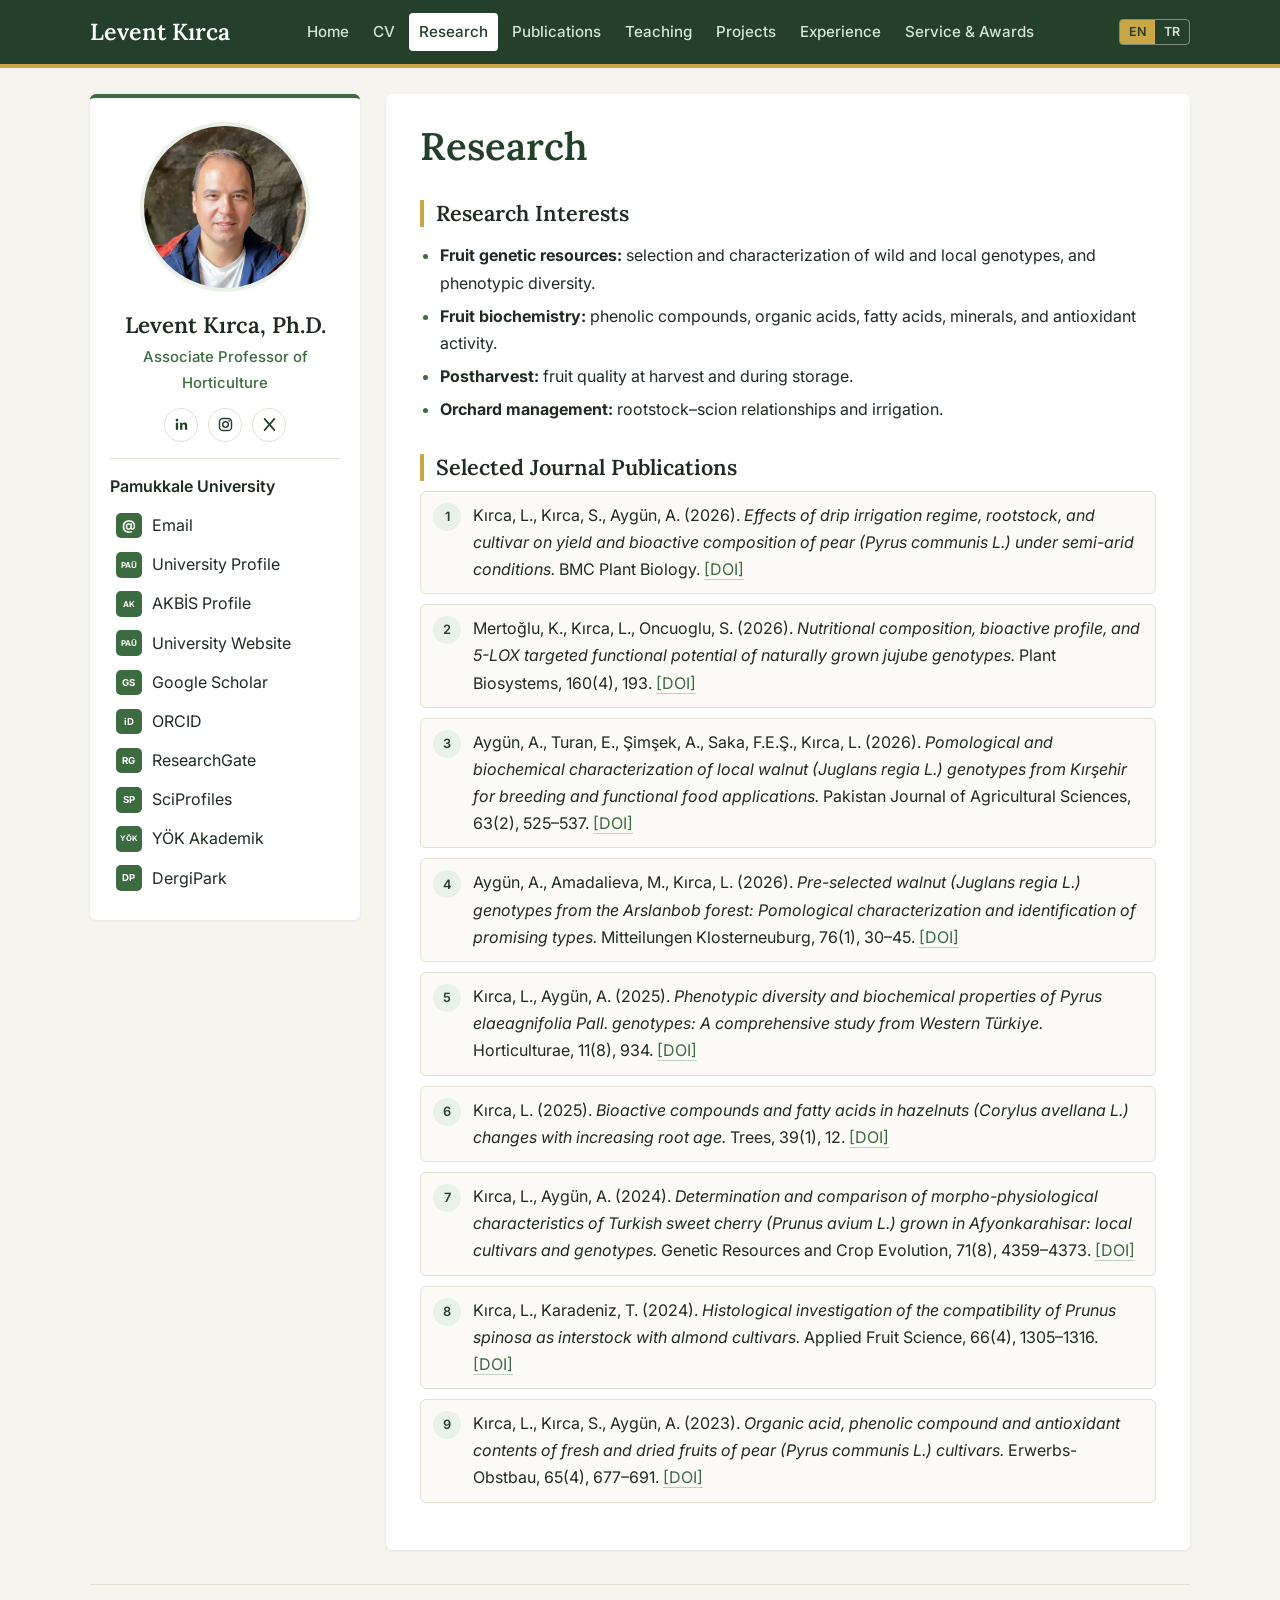
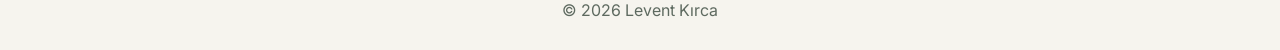
<file: research/index.html>
<!DOCTYPE html>
<html lang="en">
  <head>
    <meta charset="UTF-8" />
    <meta name="viewport" content="width=device-width, initial-scale=1.0" />
    <title>Research | Levent Kırca</title>
    <meta
      name="description"
      content="Research interests and selected publications of Levent Kırca."
    />
    <link rel="preconnect" href="https://fonts.googleapis.com" />
    <link rel="preconnect" href="https://fonts.gstatic.com" crossorigin />
    <link
      href="https://fonts.googleapis.com/css2?family=Lora:wght@500;600;700&amp;family=Inter:wght@400;500;600;700&amp;display=swap"
      rel="stylesheet"
    />
    <link rel="icon" href="/favicon.svg" type="image/svg+xml" />
    <link rel="icon" href="/favicon.ico" sizes="48x48" />
    <link rel="apple-touch-icon" href="/apple-touch-icon.png" />
    <link rel="stylesheet" href="/styles.css?v=20261110a" />
  </head>
  <body>
    <header class="masthead">
      <div class="masthead-inner">
        <a class="site-title" href="/">Levent Kırca</a>
        <nav class="top-nav" aria-label="Main navigation" data-i18n-key="shared.topNavAria" data-i18n-attr="aria-label">
          <a href="/" data-i18n-en="Home" data-i18n-tr="Ana Sayfa">Home</a>
          <a href="/cv/" data-i18n-en="CV" data-i18n-tr="CV">CV</a>
          <a class="is-active" href="/research/" data-i18n-en="Research" data-i18n-tr="Araştırma">Research</a>
          <a href="/publications/" data-i18n-en="Publications" data-i18n-tr="Yayınlar">Publications</a>
          <a href="/teaching/" data-i18n-en="Teaching" data-i18n-tr="Eğitim">Teaching</a>
          <a href="/projects/" data-i18n-en="Projects" data-i18n-tr="Projeler">Projects</a>
          <a href="/experience/" data-i18n-en="Experience" data-i18n-tr="Deneyim">Experience</a>
          <a href="/service/" data-i18n-en="Service &amp; Awards" data-i18n-tr="Hizmet ve Ödüller">Service &amp; Awards</a>
        </nav>
      </div>
    </header>
    <main class="main-grid">
      <aside class="sidebar">
        <img
          class="profile-photo"
          src="/assets/levent-kirca-photo.jpg"
          alt="Portrait of Levent Kırca"
          data-i18n-key="shared.photoAlt"
          data-i18n-attr="alt"
          onerror="this.onerror=null;this.src='/assets/photo-placeholder.svg';"
        />
        <h2 class="name">Levent Kırca, Ph.D.</h2>
        <p class="role" data-i18n-key="shared.role">Associate Professor of Horticulture</p>
        <div class="social-links">
          <a href="https://www.linkedin.com/in/leventkirca/" target="_blank" rel="noopener" aria-label="LinkedIn" title="LinkedIn">
            <svg viewBox="0 0 24 24" width="17" height="17" aria-hidden="true"><rect x="4" y="9.5" width="3.2" height="10" fill="currentColor"/><circle cx="5.6" cy="5.8" r="1.9" fill="currentColor"/><path d="M10 9.5h3v1.6c.6-1.1 1.9-1.9 3.6-1.9 2.6 0 3.4 1.7 3.4 4.3v6h-3.2v-5.4c0-1.3-.3-2.3-1.6-2.3-1.4 0-2 1-2 2.4v5.3H10z" fill="currentColor"/></svg>
          </a>
          <a href="https://www.instagram.com/kircalevent/" target="_blank" rel="noopener" aria-label="Instagram" title="Instagram">
            <svg viewBox="0 0 24 24" width="17" height="17" aria-hidden="true"><rect x="3.5" y="3.5" width="17" height="17" rx="5" fill="none" stroke="currentColor" stroke-width="2"/><circle cx="12" cy="12" r="4" fill="none" stroke="currentColor" stroke-width="2"/><circle cx="17.2" cy="6.8" r="1.2" fill="currentColor"/></svg>
          </a>
          <a href="https://x.com/olesore" target="_blank" rel="noopener" aria-label="X (Twitter)" title="X">
            <svg viewBox="0 0 24 24" width="17" height="17" aria-hidden="true"><path d="M5 4l14 16M19 4L5 20" fill="none" stroke="currentColor" stroke-width="2.4" stroke-linecap="round"/></svg>
          </a>
        </div>

        <ul class="contact-list">
          <li><span data-i18n-en="Pamukkale University" data-i18n-tr="Pamukkale Üniversitesi">Pamukkale University</span></li>
          <li><a href="mailto:lkirca@pau.edu.tr" data-i18n-en="Email" data-i18n-tr="E-posta">Email</a></li>
          <li><a href="https://pau.edu.tr/lkirca/en" target="_blank" rel="noreferrer" data-i18n-en="University Profile" data-i18n-tr="Üniversite Profili">University Profile</a></li>
          <li><a href="https://akbis.pau.edu.tr/personel/193261" target="_blank" rel="noreferrer" data-i18n-en="AKBİS Profile" data-i18n-tr="AKBİS Profili">AKBİS Profile</a></li>
          <li><a href="https://www.pau.edu.tr/" target="_blank" rel="noreferrer" data-i18n-en="University Website" data-i18n-tr="Üniversite Web Sitesi">University Website</a></li>
          <li><a href="https://scholar.google.com.tr/citations?user=qiIJmgcAAAAJ" target="_blank" rel="noreferrer" data-i18n-en="Google Scholar" data-i18n-tr="Google Scholar">Google Scholar</a></li>
          <li><a href="https://orcid.org/0000-0003-2496-9513" target="_blank" rel="noreferrer" data-i18n-en="ORCID" data-i18n-tr="ORCID">ORCID</a></li>
          <li><a href="https://www.researchgate.net/profile/Levent-Kirca-2" target="_blank" rel="noreferrer" data-i18n-en="ResearchGate" data-i18n-tr="ResearchGate">ResearchGate</a></li>
          <li><a href="https://sciprofiles.com/profile/leventkirca/background" target="_blank" rel="noreferrer" data-i18n-en="SciProfiles" data-i18n-tr="SciProfiles">SciProfiles</a></li>
          <li><a href="https://akademik.yok.gov.tr/academician-details?authorGuidId=C82161FD0BDDA5AB" target="_blank" rel="noreferrer" data-i18n-en="YÖK Akademik" data-i18n-tr="YÖK Akademik">YÖK Akademik</a></li>
          <li><a href="https://dergipark.org.tr/en/pub/@leventkirca" target="_blank" rel="noreferrer" data-i18n-en="DergiPark" data-i18n-tr="DergiPark">DergiPark</a></li>
        </ul>
      </aside>

      <article class="content">
        <h1 data-i18n-key="research.title">Research</h1>
        <h2 data-i18n-key="research.interestsHeading">Research Interests</h2>

        <ul data-i18n-key="research.interestsList" data-i18n-html="true">
          <li><strong>Fruit genetic resources:</strong> selection and characterization of wild and local genotypes, and phenotypic diversity.</li>
          <li><strong>Fruit biochemistry:</strong> phenolic compounds, organic acids, fatty acids, minerals, and antioxidant activity.</li>
          <li><strong>Postharvest:</strong> fruit quality at harvest and during storage.</li>
          <li><strong>Orchard management:</strong> rootstock–scion relationships and irrigation.</li>
        </ul>

        <h2 data-i18n-key="research.selectedHeading">Selected Journal Publications</h2>

        <ol class="pub-list">
          <li>
            Kırca, L., Kırca, S., Aygün, A. (2026).
            <em>Effects of drip irrigation regime, rootstock, and cultivar on yield and bioactive composition of pear (<i>Pyrus communis</i> L.) under semi-arid conditions.</em>
            BMC Plant Biology. <a href="https://doi.org/10.1186/s12870-026-09719-9" target="_blank" rel="noreferrer">[DOI]</a>
          </li>
          <li>
            Mertoğlu, K., Kırca, L., Oncuoglu, S. (2026).
            <em>Nutritional composition, bioactive profile, and 5-LOX targeted functional potential of naturally grown jujube genotypes.</em>
            Plant Biosystems, 160(4), 193. <a href="https://doi.org/10.1007/s44473-026-00206-5" target="_blank" rel="noreferrer">[DOI]</a>
          </li>
          <li>
            Aygün, A., Turan, E., Şimşek, A., Saka, F.E.Ş., Kırca, L. (2026).
            <em>Pomological and biochemical characterization of local walnut (<i>Juglans regia</i> L.) genotypes from Kırşehir for breeding and functional food applications.</em>
            Pakistan Journal of Agricultural Sciences, 63(2), 525–537. <a href="https://doi.org/10.21162/pakjas/26.475" target="_blank" rel="noreferrer">[DOI]</a>
          </li>
          <li>
            Aygün, A., Amadalieva, M., Kırca, L. (2026).
            <em>Pre-selected walnut (<i>Juglans regia</i> L.) genotypes from the Arslanbob forest: Pomological characterization and identification of promising types.</em>
            Mitteilungen Klosterneuburg, 76(1), 30–45. <a href="https://doi.org/10.2478/mittklbg-2026-0003" target="_blank" rel="noreferrer">[DOI]</a>
          </li>
          <li>
            Kırca, L., Aygün, A. (2025).
            <em>Phenotypic diversity and biochemical properties of <i>Pyrus elaeagnifolia</i> Pall. genotypes: A comprehensive study from Western Türkiye.</em>
            Horticulturae, 11(8), 934. <a href="https://doi.org/10.3390/horticulturae11080934" target="_blank" rel="noreferrer">[DOI]</a>
          </li>
          <li>
            Kırca, L. (2025).
            <em>Bioactive compounds and fatty acids in hazelnuts (<i>Corylus avellana</i> L.) changes with increasing root age.</em>
            Trees, 39(1), 12. <a href="https://doi.org/10.1007/s00468-024-02583-w" target="_blank" rel="noreferrer">[DOI]</a>
          </li>
          <li>
            Kırca, L., Aygün, A. (2024).
            <em>Determination and comparison of morpho-physiological characteristics of Turkish sweet cherry (<i>Prunus avium</i> L.) grown in Afyonkarahisar: local cultivars and genotypes.</em>
            Genetic Resources and Crop Evolution, 71(8), 4359–4373. <a href="https://doi.org/10.1007/s10722-024-01904-9" target="_blank" rel="noreferrer">[DOI]</a>
          </li>
          <li>
            Kırca, L., Karadeniz, T. (2024).
            <em>Histological investigation of the compatibility of <i>Prunus spinosa</i> as interstock with almond cultivars.</em>
            Applied Fruit Science, 66(4), 1305–1316. <a href="https://doi.org/10.1007/s10341-024-01123-7" target="_blank" rel="noreferrer">[DOI]</a>
          </li>
          <li>
            Kırca, L., Kırca, S., Aygün, A. (2023).
            <em>Organic acid, phenolic compound and antioxidant contents of fresh and dried fruits of pear (<i>Pyrus communis</i> L.) cultivars.</em>
            Erwerbs-Obstbau, 65(4), 677–691. <a href="https://doi.org/10.1007/s10341-022-00760-0" target="_blank" rel="noreferrer">[DOI]</a>
          </li>
        </ol>
      </article>
    </main>

    <footer class="footer">
      <p>&copy; <span data-year></span> Levent Kırca</p>
    </footer>

    <script src="/script.js?v=20261110a"></script>
  </body>
</html>
</file>
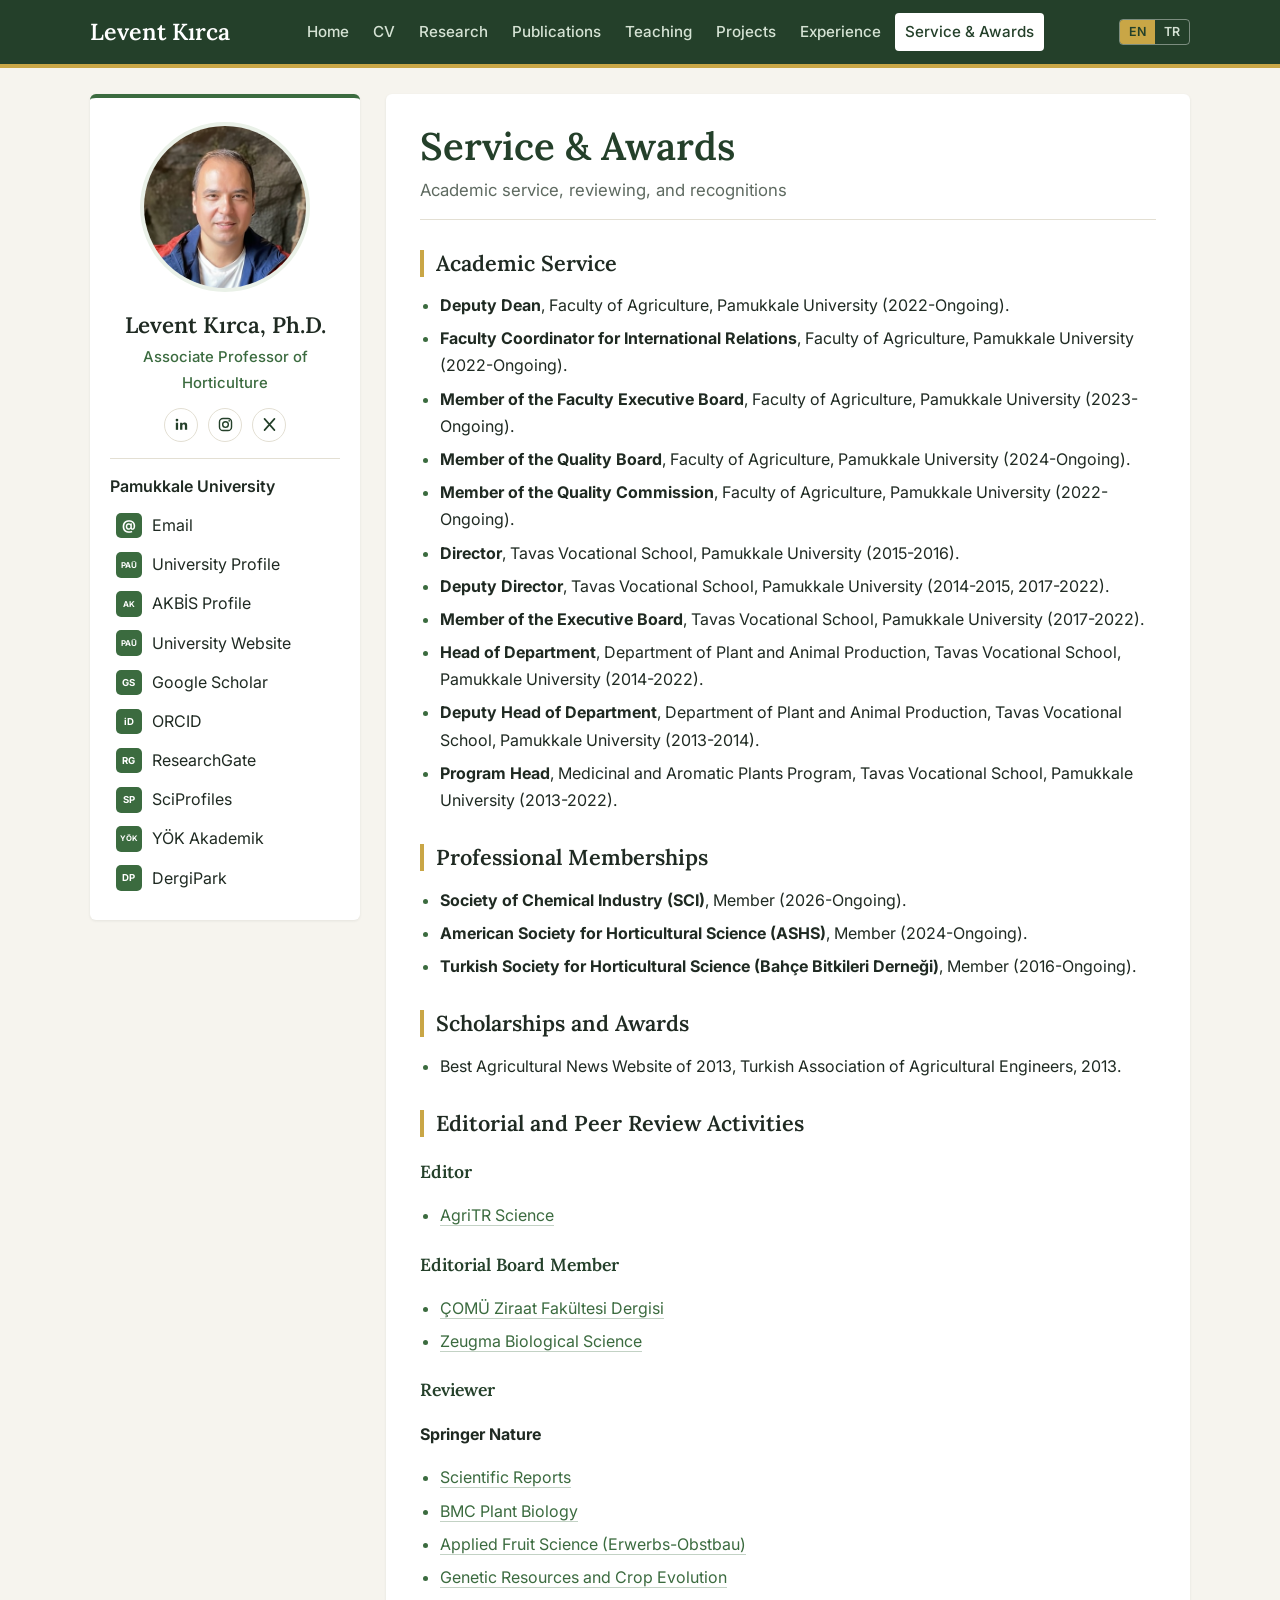
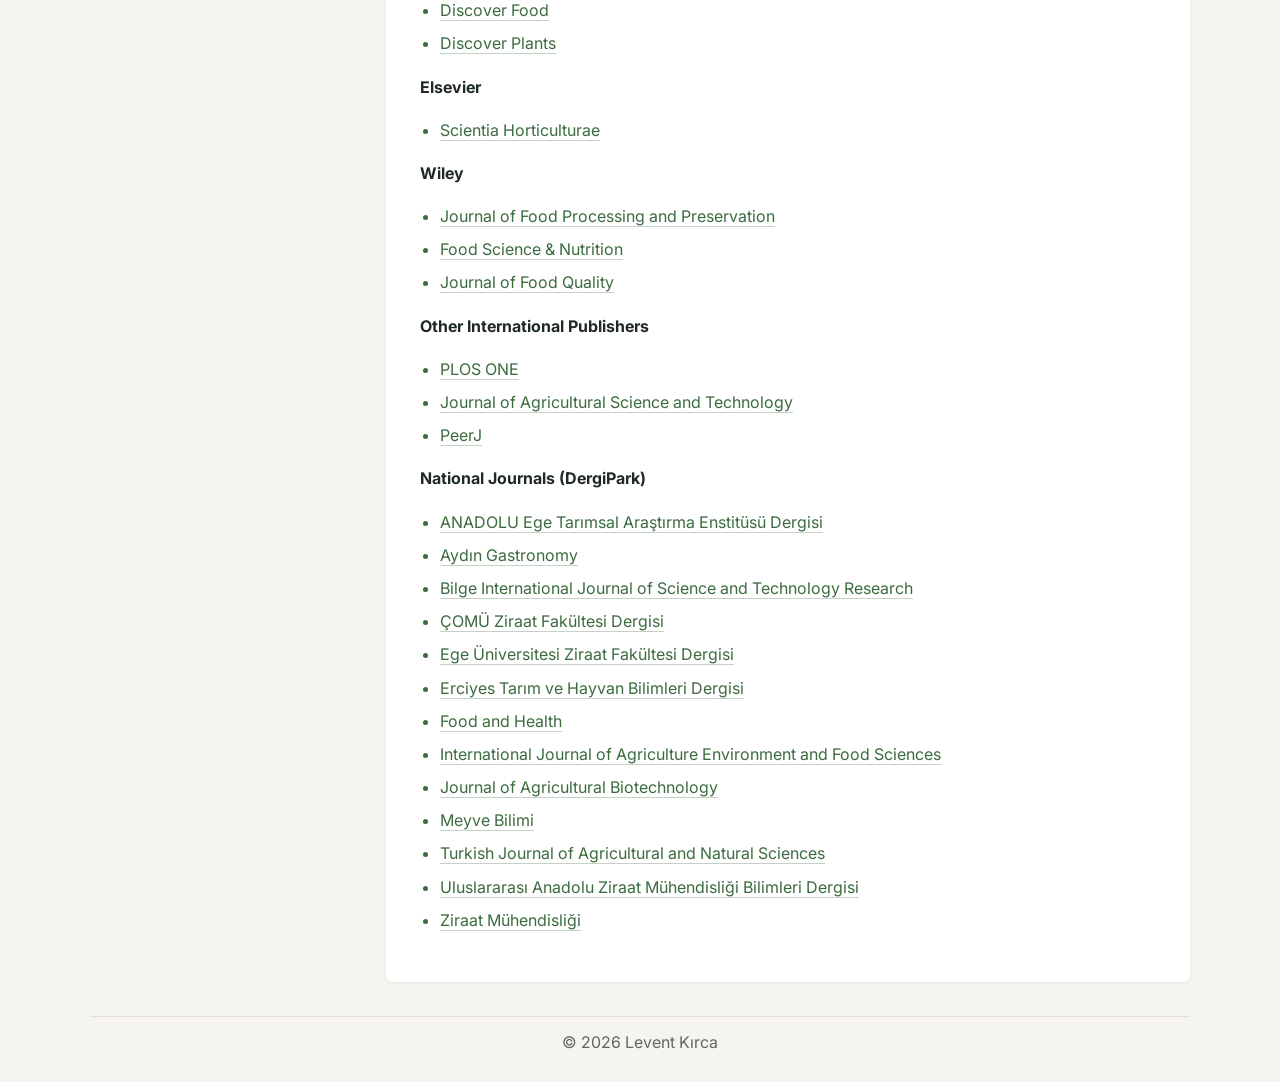
<file: service/index.html>
<!DOCTYPE html>
<html lang="en">
  <head>
    <meta charset="UTF-8" />
    <meta name="viewport" content="width=device-width, initial-scale=1.0" />
    <title>Service &amp; Awards | Levent Kırca</title>
    <meta
      name="description"
      content="Academic service, peer review activities, and awards of Levent Kırca."
    />
    <link rel="preconnect" href="https://fonts.googleapis.com" />
    <link rel="preconnect" href="https://fonts.gstatic.com" crossorigin />
    <link
      href="https://fonts.googleapis.com/css2?family=Lora:wght@500;600;700&amp;family=Inter:wght@400;500;600;700&amp;display=swap"
      rel="stylesheet"
    />
    <link rel="icon" href="/favicon.svg" type="image/svg+xml" />
    <link rel="icon" href="/favicon.ico" sizes="48x48" />
    <link rel="apple-touch-icon" href="/apple-touch-icon.png" />
    <link rel="stylesheet" href="/styles.css?v=20261110a" />
  </head>
  <body>
    <header class="masthead">
      <div class="masthead-inner">
        <a class="site-title" href="/">Levent Kırca</a>
        <nav class="top-nav" aria-label="Main navigation" data-i18n-key="shared.topNavAria" data-i18n-attr="aria-label">
          <a href="/" data-i18n-en="Home" data-i18n-tr="Ana Sayfa">Home</a>
          <a href="/cv/" data-i18n-en="CV" data-i18n-tr="CV">CV</a>
          <a href="/research/" data-i18n-en="Research" data-i18n-tr="Araştırma">Research</a>
          <a href="/publications/" data-i18n-en="Publications" data-i18n-tr="Yayınlar">Publications</a>
          <a href="/teaching/" data-i18n-en="Teaching" data-i18n-tr="Eğitim">Teaching</a>
          <a href="/projects/" data-i18n-en="Projects" data-i18n-tr="Projeler">Projects</a>
          <a href="/experience/" data-i18n-en="Experience" data-i18n-tr="Deneyim">Experience</a>
          <a class="is-active" href="/service/" data-i18n-en="Service &amp; Awards" data-i18n-tr="Hizmet ve Ödüller">Service &amp; Awards</a>
        </nav>
      </div>
    </header>
    <main class="main-grid">
      <aside class="sidebar">
        <img
          class="profile-photo"
          src="/assets/levent-kirca-photo.jpg"
          alt="Portrait of Levent Kırca"
          data-i18n-key="shared.photoAlt"
          data-i18n-attr="alt"
          onerror="this.onerror=null;this.src='/assets/photo-placeholder.svg';"
        />
        <h2 class="name">Levent Kırca, Ph.D.</h2>
        <p class="role" data-i18n-key="shared.role">Associate Professor of Horticulture</p>
        <div class="social-links">
          <a href="https://www.linkedin.com/in/leventkirca/" target="_blank" rel="noopener" aria-label="LinkedIn" title="LinkedIn">
            <svg viewBox="0 0 24 24" width="17" height="17" aria-hidden="true"><rect x="4" y="9.5" width="3.2" height="10" fill="currentColor"/><circle cx="5.6" cy="5.8" r="1.9" fill="currentColor"/><path d="M10 9.5h3v1.6c.6-1.1 1.9-1.9 3.6-1.9 2.6 0 3.4 1.7 3.4 4.3v6h-3.2v-5.4c0-1.3-.3-2.3-1.6-2.3-1.4 0-2 1-2 2.4v5.3H10z" fill="currentColor"/></svg>
          </a>
          <a href="https://www.instagram.com/kircalevent/" target="_blank" rel="noopener" aria-label="Instagram" title="Instagram">
            <svg viewBox="0 0 24 24" width="17" height="17" aria-hidden="true"><rect x="3.5" y="3.5" width="17" height="17" rx="5" fill="none" stroke="currentColor" stroke-width="2"/><circle cx="12" cy="12" r="4" fill="none" stroke="currentColor" stroke-width="2"/><circle cx="17.2" cy="6.8" r="1.2" fill="currentColor"/></svg>
          </a>
          <a href="https://x.com/olesore" target="_blank" rel="noopener" aria-label="X (Twitter)" title="X">
            <svg viewBox="0 0 24 24" width="17" height="17" aria-hidden="true"><path d="M5 4l14 16M19 4L5 20" fill="none" stroke="currentColor" stroke-width="2.4" stroke-linecap="round"/></svg>
          </a>
        </div>

        <ul class="contact-list">
          <li><span data-i18n-en="Pamukkale University" data-i18n-tr="Pamukkale Üniversitesi">Pamukkale University</span></li>
          <li><a href="mailto:lkirca@pau.edu.tr" data-i18n-en="Email" data-i18n-tr="E-posta">Email</a></li>
          <li><a href="https://pau.edu.tr/lkirca/en" target="_blank" rel="noreferrer" data-i18n-en="University Profile" data-i18n-tr="Üniversite Profili">University Profile</a></li>
          <li><a href="https://akbis.pau.edu.tr/personel/193261" target="_blank" rel="noreferrer" data-i18n-en="AKBİS Profile" data-i18n-tr="AKBİS Profili">AKBİS Profile</a></li>
          <li><a href="https://www.pau.edu.tr/" target="_blank" rel="noreferrer" data-i18n-en="University Website" data-i18n-tr="Üniversite Web Sitesi">University Website</a></li>
          <li><a href="https://scholar.google.com.tr/citations?user=qiIJmgcAAAAJ" target="_blank" rel="noreferrer" data-i18n-en="Google Scholar" data-i18n-tr="Google Scholar">Google Scholar</a></li>
          <li><a href="https://orcid.org/0000-0003-2496-9513" target="_blank" rel="noreferrer" data-i18n-en="ORCID" data-i18n-tr="ORCID">ORCID</a></li>
          <li><a href="https://www.researchgate.net/profile/Levent-Kirca-2" target="_blank" rel="noreferrer" data-i18n-en="ResearchGate" data-i18n-tr="ResearchGate">ResearchGate</a></li>
          <li><a href="https://sciprofiles.com/profile/leventkirca/background" target="_blank" rel="noreferrer" data-i18n-en="SciProfiles" data-i18n-tr="SciProfiles">SciProfiles</a></li>
          <li><a href="https://akademik.yok.gov.tr/academician-details?authorGuidId=C82161FD0BDDA5AB" target="_blank" rel="noreferrer" data-i18n-en="YÖK Akademik" data-i18n-tr="YÖK Akademik">YÖK Akademik</a></li>
          <li><a href="https://dergipark.org.tr/en/pub/@leventkirca" target="_blank" rel="noreferrer" data-i18n-en="DergiPark" data-i18n-tr="DergiPark">DergiPark</a></li>
        </ul>
      </aside>

      <article class="content">
        <h1 data-i18n-key="service.title">Service &amp; Awards</h1>
        <p class="subtitle" data-i18n-key="service.subtitle">Academic service, reviewing, and recognitions</p>

        <h2 data-i18n-key="service.serviceHeading">Academic Service</h2>

        <ul data-i18n-key="service.serviceList" data-i18n-html="true">
          <li><strong>Deputy Dean</strong>, Faculty of Agriculture, Pamukkale University (2022-Ongoing).</li>
          <li><strong>Faculty Coordinator for International Relations</strong>, Faculty of Agriculture, Pamukkale University (2022-Ongoing).</li>
          <li><strong>Member of the Faculty Executive Board</strong>, Faculty of Agriculture, Pamukkale University (2023-Ongoing).</li>
          <li><strong>Member of the Quality Board</strong>, Faculty of Agriculture, Pamukkale University (2024-Ongoing).</li>
          <li><strong>Member of the Quality Commission</strong>, Faculty of Agriculture, Pamukkale University (2022-Ongoing).</li>
          <li><strong>Director</strong>, Tavas Vocational School, Pamukkale University (2015-2016).</li>
          <li><strong>Deputy Director</strong>, Tavas Vocational School, Pamukkale University (2014-2015, 2017-2022).</li>
          <li><strong>Member of the Executive Board</strong>, Tavas Vocational School, Pamukkale University (2017-2022).</li>
          <li><strong>Head of Department</strong>, Department of Plant and Animal Production, Tavas Vocational School, Pamukkale University (2014-2022).</li>
          <li><strong>Deputy Head of Department</strong>, Department of Plant and Animal Production, Tavas Vocational School, Pamukkale University (2013-2014).</li>
          <li><strong>Program Head</strong>, Medicinal and Aromatic Plants Program, Tavas Vocational School, Pamukkale University (2013-2022).</li>
        </ul>

        <h2 data-i18n-key="service.membershipHeading">Professional Memberships</h2>

        <ul data-i18n-key="service.membershipList" data-i18n-html="true">
          <li><strong>Society of Chemical Industry (SCI)</strong>, Member (2026-Ongoing).</li>
          <li><strong>American Society for Horticultural Science (ASHS)</strong>, Member (2024-Ongoing).</li>
          <li><strong>Turkish Society for Horticultural Science (Bahçe Bitkileri Derneği)</strong>, Member (2016-Ongoing).</li>
        </ul>

        <h2 data-i18n-key="service.awardsHeading">Scholarships and Awards</h2>

        <ul data-i18n-key="service.awardsList" data-i18n-html="true">
          <li>Best Agricultural News Website of 2013, Turkish Association of Agricultural Engineers, 2013.</li>
        </ul>

        <h2 data-i18n-key="service.reviewHeading">Editorial and Peer Review Activities</h2>

        <h3 data-i18n-key="service.editorLabel">Editor</h3>

        <ul>
          <li><a href="https://dergipark.org.tr/tr/pub/agritrscience" target="_blank" rel="noopener">AgriTR Science</a></li>
        </ul>

        <h3 data-i18n-key="service.boardLabel">Editorial Board Member</h3>

        <ul>
          <li><a href="https://dergipark.org.tr/tr/pub/comuagri/board" target="_blank" rel="noopener">ÇOMÜ Ziraat Fakültesi Dergisi</a></li>
          <li><a href="https://dergipark.org.tr/tr/pub/zbs/board" target="_blank" rel="noopener">Zeugma Biological Science</a></li>
        </ul>

        <h3 data-i18n-key="service.reviewerLabel">Reviewer</h3>

        <p data-i18n-key="service.pub0" data-i18n-html="true"><strong>Springer Nature</strong></p>

        <ul>
          <li><a href="https://www.nature.com/srep/" target="_blank" rel="noopener">Scientific Reports</a></li>
          <li><a href="https://bmcplantbiol.biomedcentral.com/" target="_blank" rel="noopener">BMC Plant Biology</a></li>
          <li><a href="https://link.springer.com/journal/10341" target="_blank" rel="noopener">Applied Fruit Science (Erwerbs-Obstbau)</a></li>
          <li><a href="https://link.springer.com/journal/10722" target="_blank" rel="noopener">Genetic Resources and Crop Evolution</a></li>
          <li><a href="https://link.springer.com/journal/44187" target="_blank" rel="noopener">Discover Food</a></li>
          <li><a href="https://link.springer.com/journal/44372" target="_blank" rel="noopener">Discover Plants</a></li>
        </ul>

        <p data-i18n-key="service.pub1" data-i18n-html="true"><strong>Elsevier</strong></p>

        <ul>
          <li><a href="https://www.sciencedirect.com/journal/scientia-horticulturae" target="_blank" rel="noopener">Scientia Horticulturae</a></li>
        </ul>

        <p data-i18n-key="service.pub2" data-i18n-html="true"><strong>Wiley</strong></p>

        <ul>
          <li><a href="https://onlinelibrary.wiley.com/journal/17454549" target="_blank" rel="noopener">Journal of Food Processing and Preservation</a></li>
          <li><a href="https://onlinelibrary.wiley.com/journal/20487177" target="_blank" rel="noopener">Food Science &amp; Nutrition</a></li>
          <li><a href="https://onlinelibrary.wiley.com/journal/17454557" target="_blank" rel="noopener">Journal of Food Quality</a></li>
        </ul>

        <p data-i18n-key="service.pub3" data-i18n-html="true"><strong>Other International Publishers</strong></p>

        <ul>
          <li><a href="https://journals.plos.org/plosone/" target="_blank" rel="noopener">PLOS ONE</a></li>
          <li><a href="https://jast.modares.ac.ir/" target="_blank" rel="noopener">Journal of Agricultural Science and Technology</a></li>
          <li><a href="https://peerj.com/" target="_blank" rel="noopener">PeerJ</a></li>
        </ul>

        <p data-i18n-key="service.natLabel2" data-i18n-html="true"><strong>National Journals (DergiPark)</strong></p>

        <ul>
          <li><a href="https://dergipark.org.tr/tr/pub/anadolu" target="_blank" rel="noopener">ANADOLU Ege Tarımsal Araştırma Enstitüsü Dergisi</a></li>
          <li><a href="https://dergipark.org.tr/tr/pub/aydingas" target="_blank" rel="noopener">Aydın Gastronomy</a></li>
          <li><a href="https://dergipark.org.tr/tr/pub/bilgesci" target="_blank" rel="noopener">Bilge International Journal of Science and Technology Research</a></li>
          <li><a href="https://dergipark.org.tr/tr/pub/comuagri" target="_blank" rel="noopener">ÇOMÜ Ziraat Fakültesi Dergisi</a></li>
          <li><a href="https://dergipark.org.tr/tr/pub/zfdergi" target="_blank" rel="noopener">Ege Üniversitesi Ziraat Fakültesi Dergisi</a></li>
          <li><a href="https://dergipark.org.tr/tr/pub/ethabd" target="_blank" rel="noopener">Erciyes Tarım ve Hayvan Bilimleri Dergisi</a></li>
          <li><a href="https://dergipark.org.tr/tr/pub/jfhs" target="_blank" rel="noopener">Food and Health</a></li>
          <li><a href="https://dergipark.org.tr/tr/pub/jaefs" target="_blank" rel="noopener">International Journal of Agriculture Environment and Food Sciences</a></li>
          <li><a href="https://dergipark.org.tr/tr/pub/joinabt" target="_blank" rel="noopener">Journal of Agricultural Biotechnology</a></li>
          <li><a href="https://dergipark.org.tr/tr/pub/meyve" target="_blank" rel="noopener">Meyve Bilimi</a></li>
          <li><a href="https://dergipark.org.tr/tr/pub/turkjans" target="_blank" rel="noopener">Turkish Journal of Agricultural and Natural Sciences</a></li>
          <li><a href="https://dergipark.org.tr/tr/pub/uazimder" target="_blank" rel="noopener">Uluslararası Anadolu Ziraat Mühendisliği Bilimleri Dergisi</a></li>
          <li><a href="https://dergipark.org.tr/tr/pub/zm" target="_blank" rel="noopener">Ziraat Mühendisliği</a></li>
        </ul>

      </article>
    </main>

    <footer class="footer">
      <p>&copy; <span data-year></span> Levent Kırca</p>
    </footer>

    <script src="/script.js?v=20261110a"></script>
  </body>
</html>
</file>
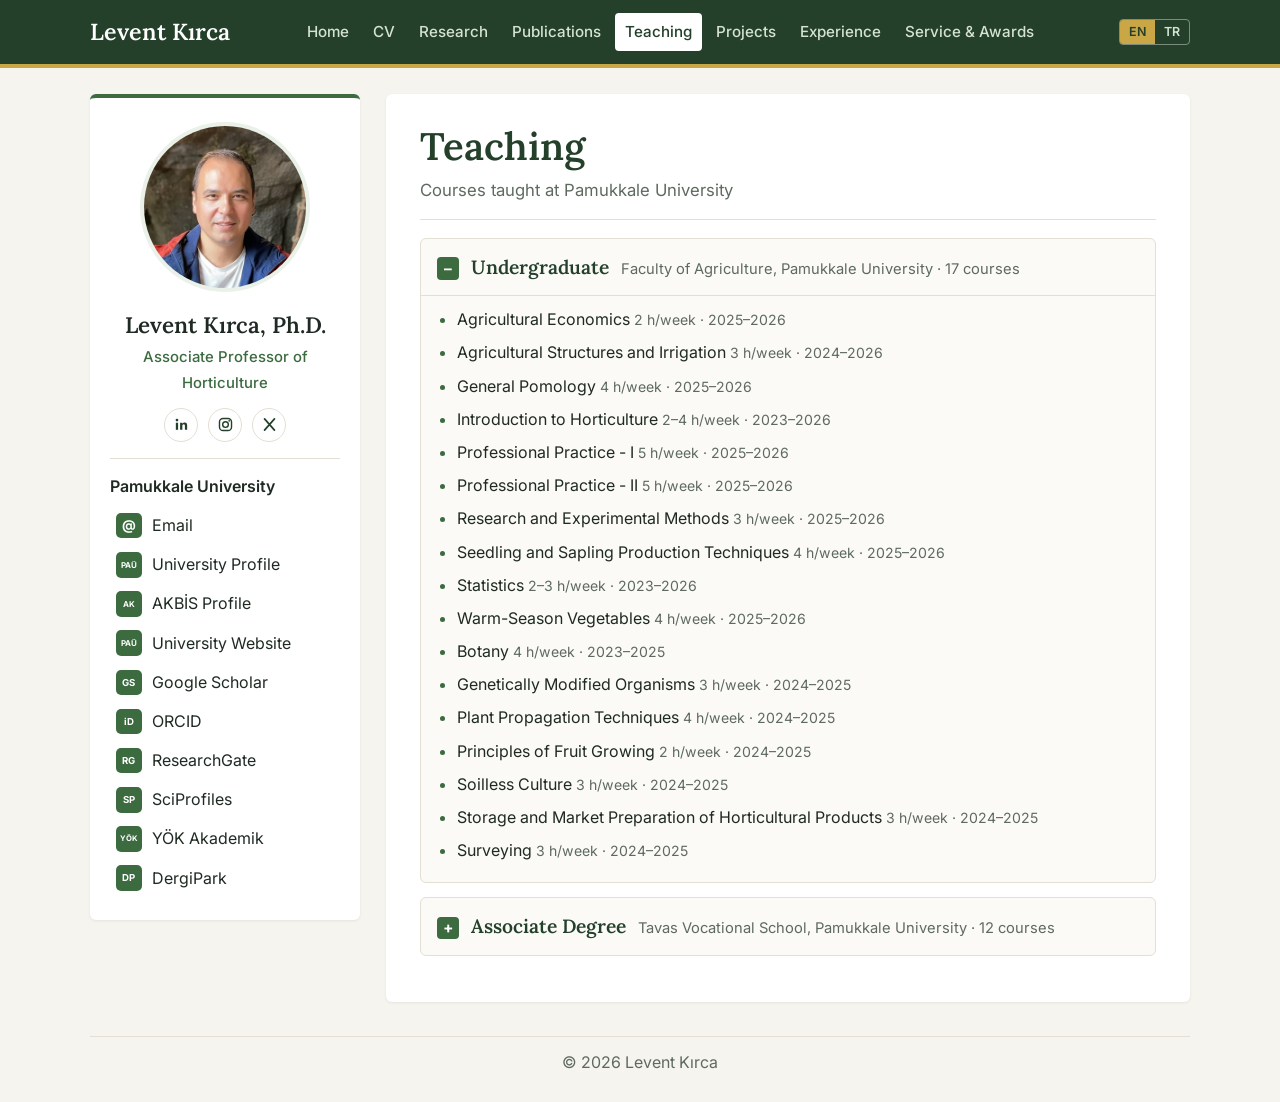
<file: teaching/index.html>
<!DOCTYPE html>
<html lang="en">
  <head>
    <meta charset="UTF-8" />
    <meta name="viewport" content="width=device-width, initial-scale=1.0" />
    <title>Teaching | Levent Kırca</title>
    <meta
      name="description"
      content="Teaching and supervision activities of Levent Kırca."
    />
    <link rel="preconnect" href="https://fonts.googleapis.com" />
    <link rel="preconnect" href="https://fonts.gstatic.com" crossorigin />
    <link
      href="https://fonts.googleapis.com/css2?family=Lora:wght@500;600;700&amp;family=Inter:wght@400;500;600;700&amp;display=swap"
      rel="stylesheet"
    />
    <link rel="icon" href="/favicon.svg" type="image/svg+xml" />
    <link rel="icon" href="/favicon.ico" sizes="48x48" />
    <link rel="apple-touch-icon" href="/apple-touch-icon.png" />
    <link rel="stylesheet" href="/styles.css?v=20261110a" />
  </head>
  <body>
    <header class="masthead">
      <div class="masthead-inner">
        <a class="site-title" href="/">Levent Kırca</a>
        <nav class="top-nav" aria-label="Main navigation" data-i18n-key="shared.topNavAria" data-i18n-attr="aria-label">
          <a href="/" data-i18n-en="Home" data-i18n-tr="Ana Sayfa">Home</a>
          <a href="/cv/" data-i18n-en="CV" data-i18n-tr="CV">CV</a>
          <a href="/research/" data-i18n-en="Research" data-i18n-tr="Araştırma">Research</a>
          <a href="/publications/" data-i18n-en="Publications" data-i18n-tr="Yayınlar">Publications</a>
          <a class="is-active" href="/teaching/" data-i18n-en="Teaching" data-i18n-tr="Eğitim">Teaching</a>
          <a href="/projects/" data-i18n-en="Projects" data-i18n-tr="Projeler">Projects</a>
          <a href="/experience/" data-i18n-en="Experience" data-i18n-tr="Deneyim">Experience</a>
          <a href="/service/" data-i18n-en="Service &amp; Awards" data-i18n-tr="Hizmet ve Ödüller">Service &amp; Awards</a>
        </nav>
      </div>
    </header>
    <main class="main-grid">
      <aside class="sidebar">
        <img
          class="profile-photo"
          src="/assets/levent-kirca-photo.jpg"
          alt="Portrait of Levent Kırca"
          data-i18n-key="shared.photoAlt"
          data-i18n-attr="alt"
          onerror="this.onerror=null;this.src='/assets/photo-placeholder.svg';"
        />
        <h2 class="name">Levent Kırca, Ph.D.</h2>
        <p class="role" data-i18n-key="shared.role">Associate Professor of Horticulture</p>
        <div class="social-links">
          <a href="https://www.linkedin.com/in/leventkirca/" target="_blank" rel="noopener" aria-label="LinkedIn" title="LinkedIn">
            <svg viewBox="0 0 24 24" width="17" height="17" aria-hidden="true"><rect x="4" y="9.5" width="3.2" height="10" fill="currentColor"/><circle cx="5.6" cy="5.8" r="1.9" fill="currentColor"/><path d="M10 9.5h3v1.6c.6-1.1 1.9-1.9 3.6-1.9 2.6 0 3.4 1.7 3.4 4.3v6h-3.2v-5.4c0-1.3-.3-2.3-1.6-2.3-1.4 0-2 1-2 2.4v5.3H10z" fill="currentColor"/></svg>
          </a>
          <a href="https://www.instagram.com/kircalevent/" target="_blank" rel="noopener" aria-label="Instagram" title="Instagram">
            <svg viewBox="0 0 24 24" width="17" height="17" aria-hidden="true"><rect x="3.5" y="3.5" width="17" height="17" rx="5" fill="none" stroke="currentColor" stroke-width="2"/><circle cx="12" cy="12" r="4" fill="none" stroke="currentColor" stroke-width="2"/><circle cx="17.2" cy="6.8" r="1.2" fill="currentColor"/></svg>
          </a>
          <a href="https://x.com/olesore" target="_blank" rel="noopener" aria-label="X (Twitter)" title="X">
            <svg viewBox="0 0 24 24" width="17" height="17" aria-hidden="true"><path d="M5 4l14 16M19 4L5 20" fill="none" stroke="currentColor" stroke-width="2.4" stroke-linecap="round"/></svg>
          </a>
        </div>

        <ul class="contact-list">
          <li><span data-i18n-en="Pamukkale University" data-i18n-tr="Pamukkale Üniversitesi">Pamukkale University</span></li>
          <li><a href="mailto:lkirca@pau.edu.tr" data-i18n-en="Email" data-i18n-tr="E-posta">Email</a></li>
          <li><a href="https://pau.edu.tr/lkirca/en" target="_blank" rel="noreferrer" data-i18n-en="University Profile" data-i18n-tr="Üniversite Profili">University Profile</a></li>
          <li><a href="https://akbis.pau.edu.tr/personel/193261" target="_blank" rel="noreferrer" data-i18n-en="AKBİS Profile" data-i18n-tr="AKBİS Profili">AKBİS Profile</a></li>
          <li><a href="https://www.pau.edu.tr/" target="_blank" rel="noreferrer" data-i18n-en="University Website" data-i18n-tr="Üniversite Web Sitesi">University Website</a></li>
          <li><a href="https://scholar.google.com.tr/citations?user=qiIJmgcAAAAJ" target="_blank" rel="noreferrer" data-i18n-en="Google Scholar" data-i18n-tr="Google Scholar">Google Scholar</a></li>
          <li><a href="https://orcid.org/0000-0003-2496-9513" target="_blank" rel="noreferrer" data-i18n-en="ORCID" data-i18n-tr="ORCID">ORCID</a></li>
          <li><a href="https://www.researchgate.net/profile/Levent-Kirca-2" target="_blank" rel="noreferrer" data-i18n-en="ResearchGate" data-i18n-tr="ResearchGate">ResearchGate</a></li>
          <li><a href="https://sciprofiles.com/profile/leventkirca/background" target="_blank" rel="noreferrer" data-i18n-en="SciProfiles" data-i18n-tr="SciProfiles">SciProfiles</a></li>
          <li><a href="https://akademik.yok.gov.tr/academician-details?authorGuidId=C82161FD0BDDA5AB" target="_blank" rel="noreferrer" data-i18n-en="YÖK Akademik" data-i18n-tr="YÖK Akademik">YÖK Akademik</a></li>
          <li><a href="https://dergipark.org.tr/en/pub/@leventkirca" target="_blank" rel="noreferrer" data-i18n-en="DergiPark" data-i18n-tr="DergiPark">DergiPark</a></li>
        </ul>
      </aside>

      <article class="content">
        <h1 data-i18n-key="teaching.title">Teaching</h1>
        <p class="subtitle" data-i18n-key="teaching.subtitle">Courses taught at Pamukkale University</p>

        <div data-i18n-key="teaching.courses" data-i18n-html="true">
          <details class="course-group" open>
          <summary><span class="course-title">Undergraduate</span> <span class="course-sub">Faculty of Agriculture, Pamukkale University · 17 courses</span></summary>
          <ul class="course-list">
            <li><span class="course-name">Agricultural Economics</span> <span class="course-meta">2 h/week · 2025–2026</span></li>
            <li><span class="course-name">Agricultural Structures and Irrigation</span> <span class="course-meta">3 h/week · 2024–2026</span></li>
            <li><span class="course-name">General Pomology</span> <span class="course-meta">4 h/week · 2025–2026</span></li>
            <li><span class="course-name">Introduction to Horticulture</span> <span class="course-meta">2–4 h/week · 2023–2026</span></li>
            <li><span class="course-name">Professional Practice - I</span> <span class="course-meta">5 h/week · 2025–2026</span></li>
            <li><span class="course-name">Professional Practice - II</span> <span class="course-meta">5 h/week · 2025–2026</span></li>
            <li><span class="course-name">Research and Experimental Methods</span> <span class="course-meta">3 h/week · 2025–2026</span></li>
            <li><span class="course-name">Seedling and Sapling Production Techniques</span> <span class="course-meta">4 h/week · 2025–2026</span></li>
            <li><span class="course-name">Statistics</span> <span class="course-meta">2–3 h/week · 2023–2026</span></li>
            <li><span class="course-name">Warm-Season Vegetables</span> <span class="course-meta">4 h/week · 2025–2026</span></li>
            <li><span class="course-name">Botany</span> <span class="course-meta">4 h/week · 2023–2025</span></li>
            <li><span class="course-name">Genetically Modified Organisms</span> <span class="course-meta">3 h/week · 2024–2025</span></li>
            <li><span class="course-name">Plant Propagation Techniques</span> <span class="course-meta">4 h/week · 2024–2025</span></li>
            <li><span class="course-name">Principles of Fruit Growing</span> <span class="course-meta">2 h/week · 2024–2025</span></li>
            <li><span class="course-name">Soilless Culture</span> <span class="course-meta">3 h/week · 2024–2025</span></li>
            <li><span class="course-name">Storage and Market Preparation of Horticultural Products</span> <span class="course-meta">3 h/week · 2024–2025</span></li>
            <li><span class="course-name">Surveying</span> <span class="course-meta">3 h/week · 2024–2025</span></li>
          </ul>
        </details>
        <details class="course-group">
          <summary><span class="course-title">Associate Degree</span> <span class="course-sub">Tavas Vocational School, Pamukkale University · 12 courses</span></summary>
          <ul class="course-list">
            <li><span class="course-name">Pruning Techniques</span> <span class="course-meta">3 h/week · 2020–2023</span></li>
            <li><span class="course-name">Berry Fruits</span> <span class="course-meta">3 h/week · 2020–2022</span></li>
            <li><span class="course-name">Field Crops</span> <span class="course-meta">2 h/week · 2021–2022</span></li>
            <li><span class="course-name">Greenhouse and Ornamental Plants</span> <span class="course-meta">3 h/week · 2020–2022</span></li>
            <li><span class="course-name">Horticultural Crops</span> <span class="course-meta">2 h/week · 2020–2022</span></li>
            <li><span class="course-name">Plant Hormones and Their Uses</span> <span class="course-meta">2 h/week · 2020–2022</span></li>
            <li><span class="course-name">Plant Physiology</span> <span class="course-meta">2 h/week · 2020–2022</span></li>
            <li><span class="course-name">Postharvest Technology</span> <span class="course-meta">3 h/week · 2020–2022</span></li>
            <li><span class="course-name">Presentation and Meeting Techniques</span> <span class="course-meta">3 h/week · 2020–2022</span></li>
            <li><span class="course-name">Seedling and Sapling Production</span> <span class="course-meta">3 h/week · 2020–2022</span></li>
            <li><span class="course-name">Temperate Fruit Species - I</span> <span class="course-meta">4 h/week · 2020–2022</span></li>
            <li><span class="course-name">Temperate Fruit Species - II</span> <span class="course-meta">4 h/week · 2020–2022</span></li>
          </ul>
        </details>
        </div>

      </article>
    </main>

    <footer class="footer">
      <p>&copy; <span data-year></span> Levent Kırca</p>
    </footer>

    <script src="/script.js?v=20261110a"></script>
  </body>
</html>
</file>
<file: styles.css>
/* Levent Kırca — academic homepage */
:root {
  --bg: #f6f4ee;
  --card: #ffffff;
  --ink: #1f2a22;
  --muted: #5e6a60;
  --line: #e3dfd3;
  --accent: #3b6b3f;
  --accent-dark: #24402a;
  --accent-soft: #eaf1e8;
  --max-width: 1100px;
}

* {
  box-sizing: border-box;
}

html {
  scroll-behavior: smooth;
}

body {
  margin: 0;
  background: var(--bg);
  color: var(--ink);
  font-family: "Inter", "Segoe UI", sans-serif;
  font-size: 15.5px;
  line-height: 1.7;
}

a {
  color: var(--accent);
  text-decoration: none;
  border-bottom: 1px solid rgba(59, 107, 63, 0.3);
}

a:hover {
  border-bottom-color: var(--accent);
}

/* ---------- Header ---------- */
.masthead {
  background: var(--accent-dark);
  border-bottom: 4px solid #c9a646;
}

.masthead-inner {
  width: min(var(--max-width), calc(100vw - 32px));
  margin: 0 auto;
  display: flex;
  justify-content: space-between;
  align-items: center;
  gap: 18px;
  min-height: 64px;
}

.site-title {
  font-family: "Lora", serif;
  font-size: 1.45rem;
  font-weight: 600;
  color: #ffffff;
  border: none;
}

.top-nav {
  display: flex;
  flex-wrap: wrap;
  gap: 4px;
}

.top-nav a {
  color: #d5e2d4;
  border: none;
  font-weight: 500;
  font-size: 0.95rem;
  padding: 6px 10px;
  border-radius: 4px;
}

.top-nav a:hover,
.top-nav a:focus-visible {
  color: #ffffff;
  background: rgba(255, 255, 255, 0.1);
}

.top-nav a.is-active {
  color: var(--accent-dark);
  background: #ffffff;
}

.lang-switch {
  display: inline-flex;
  align-items: center;
  gap: 0;
  margin-left: 8px;
  border: 1px solid rgba(255, 255, 255, 0.4);
  border-radius: 4px;
  overflow: hidden;
}

.lang-btn {
  border: none;
  background: transparent;
  color: #d5e2d4;
  font: inherit;
  font-size: 0.78rem;
  font-weight: 600;
  line-height: 1;
  padding: 6px 9px;
  cursor: pointer;
}

.lang-btn.is-active {
  color: var(--accent-dark);
  background: #c9a646;
}

/* ---------- Layout ---------- */
.main-grid {
  width: min(var(--max-width), calc(100vw - 32px));
  margin: 26px auto 34px;
  display: grid;
  grid-template-columns: 270px minmax(0, 1fr);
  gap: 26px;
}

.sidebar,
.content {
  background: var(--card);
  border-radius: 6px;
  box-shadow: 0 1px 3px rgba(31, 42, 34, 0.08);
}

.sidebar {
  position: sticky;
  top: 14px;
  align-self: start;
  padding: 24px 20px;
  text-align: center;
  border-top: 4px solid var(--accent);
}

.profile-photo {
  width: 170px;
  height: 170px;
  object-fit: cover;
  border-radius: 50%;
  border: 4px solid var(--accent-soft);
  margin-bottom: 12px;
}

.sidebar .name {
  margin: 0;
  padding-left: 0;
  border-left: none;
  font-family: "Lora", serif;
  font-size: 1.4rem;
  line-height: 1.2;
}

.role {
  margin: 6px 0 16px;
  color: var(--accent);
  font-size: 0.93rem;
  font-weight: 500;
}

.contact-list {
  margin: 0;
  padding: 14px 0 0;
  border-top: 1px solid var(--line);
  list-style: none;
  display: grid;
  gap: 4px;
  font-size: 0.92rem;
  text-align: left;
}

.contact-list li {
  color: var(--muted);
}

.contact-list li:first-child {
  font-weight: 600;
  color: var(--ink);
  margin-bottom: 4px;
}

.sidebar .contact-list a {
  display: flex;
  align-items: center;
  gap: 10px;
  padding: 4px 6px;
  border: none;
  border-radius: 4px;
  color: var(--ink);
}

.sidebar .contact-list a:hover {
  background: var(--accent-soft);
  color: var(--accent-dark);
}

.sidebar .contact-list a::before {
  content: "L";
  width: 1.6rem;
  height: 1.6rem;
  border-radius: 5px;
  display: inline-grid;
  place-items: center;
  font-size: 0.6rem;
  font-weight: 700;
  line-height: 1;
  color: #ffffff;
  background: var(--accent);
  flex-shrink: 0;
}

.sidebar .contact-list a[href*="pau.edu.tr"]::before { content: "PAÜ"; font-size: 0.5rem; }
.sidebar .contact-list a[href*="akbis.pau.edu.tr"]::before { content: "AK"; }
.sidebar .contact-list a[href*="scholar.google"]::before { content: "GS"; }
.sidebar .contact-list a[href*="orcid.org"]::before { content: "iD"; }
.sidebar .contact-list a[href*="researchgate.net"]::before { content: "RG"; }
.sidebar .contact-list a[href*="sciprofiles"]::before { content: "SP"; }
.sidebar .contact-list a[href*="yok.gov.tr"]::before { content: "YÖK"; font-size: 0.48rem; }
.sidebar .contact-list a[href*="dergipark"]::before { content: "DP"; }
.sidebar .contact-list a[href*="scopus.com"]::before { content: "Sc"; }
.sidebar .contact-list a[href*="linkedin.com"]::before { content: "in"; }
.sidebar .contact-list a[href^="mailto:"]::before { content: "@"; font-size: 0.85rem; }

/* ---------- Content ---------- */
.content {
  padding: 28px 34px 32px;
}

h1,
h2 {
  font-family: "Lora", serif;
  font-weight: 600;
  line-height: 1.25;
}

h1 {
  margin: 0 0 6px;
  font-size: clamp(1.8rem, 3.6vw, 2.4rem);
  color: var(--accent-dark);
}

h2 {
  margin: 30px 0 10px;
  font-size: 1.35rem;
  padding-left: 12px;
  border-left: 4px solid #c9a646;
}

.subtitle {
  margin: 0 0 18px;
  color: var(--muted);
  font-size: 1.05rem;
  padding-bottom: 14px;
  border-bottom: 1px solid var(--line);
}

p,
li {
  font-size: 1rem;
}

.content ul {
  padding-left: 20px;
}

.content ul li {
  margin-bottom: 6px;
}

.content ul li::marker {
  color: var(--accent);
}

/* ---------- Publications ---------- */
.pub-list {
  list-style: none;
  padding: 0;
  margin-top: 8px;
  display: grid;
  gap: 10px;
  counter-reset: pub;
}

.pub-list li {
  counter-increment: pub;
  position: relative;
  padding: 10px 14px 10px 52px;
  background: #fbfaf7;
  border: 1px solid var(--line);
  border-radius: 6px;
}

.pub-list li::before {
  content: counter(pub);
  position: absolute;
  left: 12px;
  top: 11px;
  width: 28px;
  height: 28px;
  border-radius: 50%;
  background: var(--accent-soft);
  color: var(--accent-dark);
  font-size: 0.8rem;
  font-weight: 600;
  display: grid;
  place-items: center;
}

.pub-list li[hidden] {
  display: none;
}

.pub-tools {
  display: flex;
  flex-wrap: wrap;
  gap: 12px;
  align-items: end;
  margin: 10px 0 16px;
  padding: 14px;
  border-radius: 6px;
  background: var(--accent-soft);
}

.pub-tool {
  display: grid;
  gap: 5px;
  min-width: 220px;
}

.pub-tool span {
  color: var(--accent-dark);
  font-size: 0.85rem;
  font-weight: 600;
}

.pub-tool input,
.pub-tool select {
  border: 1px solid #c8d6c5;
  border-radius: 5px;
  padding: 8px 10px;
  font: inherit;
  font-size: 0.93rem;
  background: #ffffff;
  color: var(--ink);
}

.pub-count {
  margin: 0;
  color: var(--muted);
  font-size: 0.88rem;
  font-weight: 600;
}

/* ---------- Footer ---------- */
.footer {
  width: min(var(--max-width), calc(100vw - 32px));
  margin: 0 auto 26px;
  padding-top: 12px;
  border-top: 1px solid var(--line);
  color: var(--muted);
  font-size: 0.9rem;
  text-align: center;
}

.footer p {
  margin: 0;
}

/* Yellow marks = information still to be filled in. Remove the span when done. */
.todo {
  background: #fff3b0;
  padding: 0 3px;
  border-radius: 3px;
}

@media (max-width: 920px) {
  .masthead-inner {
    flex-wrap: wrap;
    padding: 10px 0;
  }

  .main-grid {
    grid-template-columns: 1fr;
  }

  .sidebar {
    position: static;
  }

  .content {
    padding: 22px 20px;
  }

  .pub-tool {
    min-width: min(100%, 260px);
  }
}

/* Publication categories and tags */
.pub-section h2 {
  margin-top: 28px;
}

.pub-section[hidden] {
  display: none;
}

.pub-tag {
  display: inline-block;
  font-size: 0.72rem;
  font-weight: 600;
  line-height: 1;
  padding: 3px 7px;
  border-radius: 10px;
  background: var(--accent-soft);
  color: var(--accent-dark);
  vertical-align: middle;
  margin-left: 2px;
}

.me {
  font-weight: 600;
}

.pub-tool-small {
  min-width: 140px;
}

/* Teaching: collapsible course groups */
.course-group {
  border: 1px solid var(--line);
  border-radius: 6px;
  margin: 14px 0;
  background: #fbfaf7;
}

.course-group summary {
  cursor: pointer;
  list-style: none;
  padding: 12px 16px;
  display: flex;
  flex-wrap: wrap;
  align-items: baseline;
  gap: 4px 12px;
}

.course-group summary::-webkit-details-marker {
  display: none;
}

.course-group summary::before {
  content: "+";
  display: inline-grid;
  place-items: center;
  width: 1.4rem;
  height: 1.4rem;
  border-radius: 4px;
  background: var(--accent);
  color: #ffffff;
  font-weight: 700;
  line-height: 1;
}

.course-group[open] summary::before {
  content: "–";
}

.course-group[open] summary {
  border-bottom: 1px solid var(--line);
}

.course-title {
  font-family: "Lora", serif;
  font-size: 1.2rem;
  font-weight: 600;
  color: var(--accent-dark);
}

.course-sub {
  color: var(--muted);
  font-size: 0.92rem;
}

.content ul.course-list {
  margin: 0;
  padding: 10px 16px 12px 36px;
}

.course-list li {
  margin-bottom: 4px;
}

.course-meta {
  color: var(--muted);
  font-size: 0.88rem;
  white-space: nowrap;
}

/* Social media icons under the name */
.social-links {
  display: flex;
  justify-content: center;
  gap: 10px;
  margin: -4px 0 16px;
}

.social-links a {
  width: 34px;
  height: 34px;
  border-radius: 50%;
  display: inline-grid;
  place-items: center;
  border: 1px solid var(--line);
  color: var(--accent-dark);
  background: #ffffff;
}

.social-links a:hover {
  background: var(--accent);
  border-color: var(--accent);
  color: #ffffff;
}

.social-links svg {
  width: 17px;
  height: 17px;
}

/* Back-to-top button */
.to-top {
  position: fixed;
  right: 22px;
  bottom: 22px;
  width: 44px;
  height: 44px;
  border: none;
  border-radius: 50%;
  background: var(--accent-dark);
  color: #ffffff;
  display: grid;
  place-items: center;
  cursor: pointer;
  box-shadow: 0 2px 8px rgba(31, 42, 34, 0.25);
  opacity: 0;
  visibility: hidden;
  transform: translateY(8px);
  transition: opacity 0.2s, transform 0.2s, visibility 0.2s;
  z-index: 50;
}

.to-top.is-visible {
  opacity: 1;
  visibility: visible;
  transform: none;
}

.to-top:hover {
  background: var(--accent);
}

@media (max-width: 920px) {
  .to-top {
    right: 14px;
    bottom: 14px;
  }
}

/* Collaboration call-out on the home page */
.collab-box {
  margin: 22px 0 6px;
  padding: 14px 18px;
  background: var(--accent-soft);
  border-left: 4px solid #c9a646;
  border-radius: 0 6px 6px 0;
}

.collab-box strong {
  display: block;
  font-family: "Lora", serif;
  font-size: 1.1rem;
  font-weight: 600;
  color: var(--accent-dark);
  margin-bottom: 4px;
}

.collab-box p {
  margin: 0;
}

.content h3 {
  font-family: "Lora", serif;
  font-size: 1.1rem;
  font-weight: 600;
  color: var(--accent-dark);
  margin: 20px 0 6px;
}
</file>
